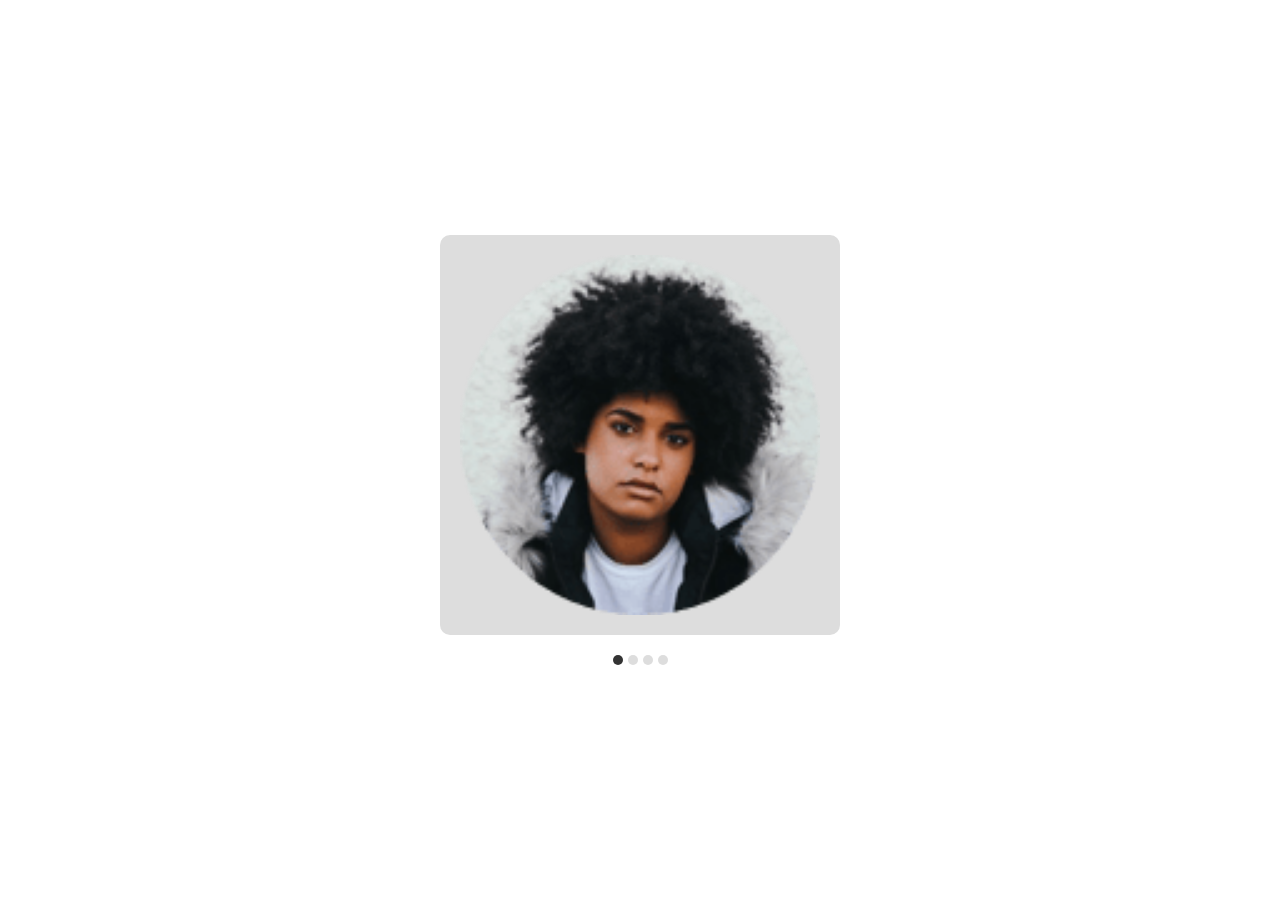
<file: 50projects/carousel-images/index.html>
<!DOCTYPE html>
<html lang="en">
  <head>
    <meta charset="UTF-8" />
    <meta name="viewport" content="width=device-width, initial-scale=1.0" />
    <title>Document</title>
    <link rel="stylesheet" href="styles.css" />
  </head>
  <body>
    <div class="carousel-container">
      <div class="carousel-slide">
        <img src="avatar-shanai.png" class="active" alt="Slide 1" />
        <img src="avatar-anisha.png" alt="Slide 2" />
        <img src="avatar-richard.png" alt="Slide 3" />
        <img src="avatar-ali.png" alt="Slide 3" />
      </div>
      <div class="pagination"></div>
    </div>
    <script src="script.js"></script>
  </body>
</html>
</file>
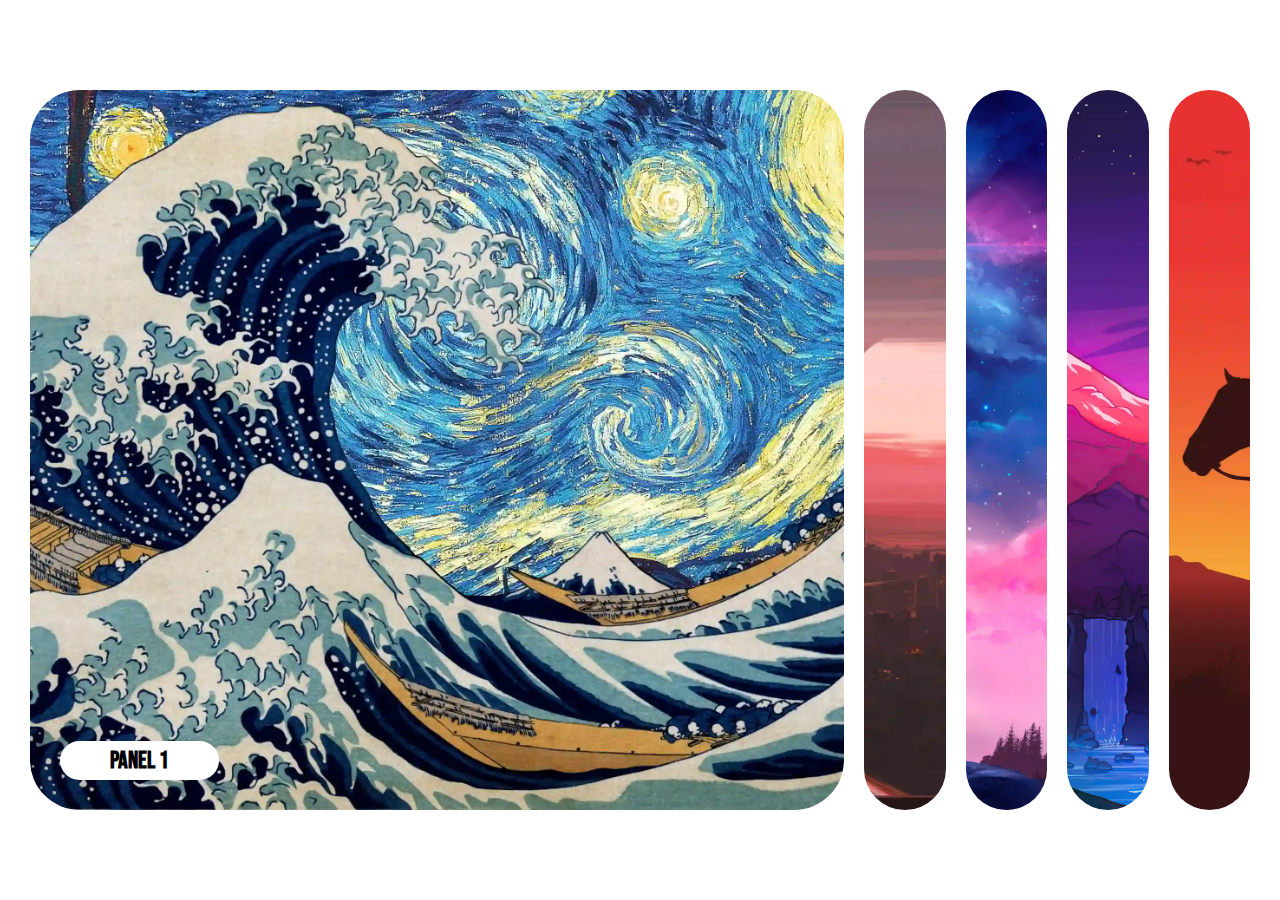
<file: 50projects/expanding-cards/index.html>
<!DOCTYPE html>
<html lang="en">
  <head>
    <meta charset="UTF-8" />
    <meta name="viewport" content="width=device-width, initial-scale=1.0" />
    <title>Expanding cards</title>
    <link rel="stylesheet" href="style.css" />
  </head>
  <body>
    <div class="container">
      <div class="card active" style="background-image: url('imagen1.webp')">
        <h1>Panel 1</h1>
      </div>
      <div class="card" style="background-image: url('imagen2.webp')">
        <h1>Panel 2</h1>
      </div>
      <div class="card" style="background-image: url('imagen3.webp')">
        <h1>Panel 3</h1>
      </div>
      <div class="card" style="background-image: url('imagen4.webp')">
        <h1>Panel 4</h1>
      </div>
      <div class="card" style="background-image: url('imagen5.webp')">
        <h1>Panel 5</h1>
      </div>
    </div>
  </body>
  <script src="script.js"></script>
</html>
</file>
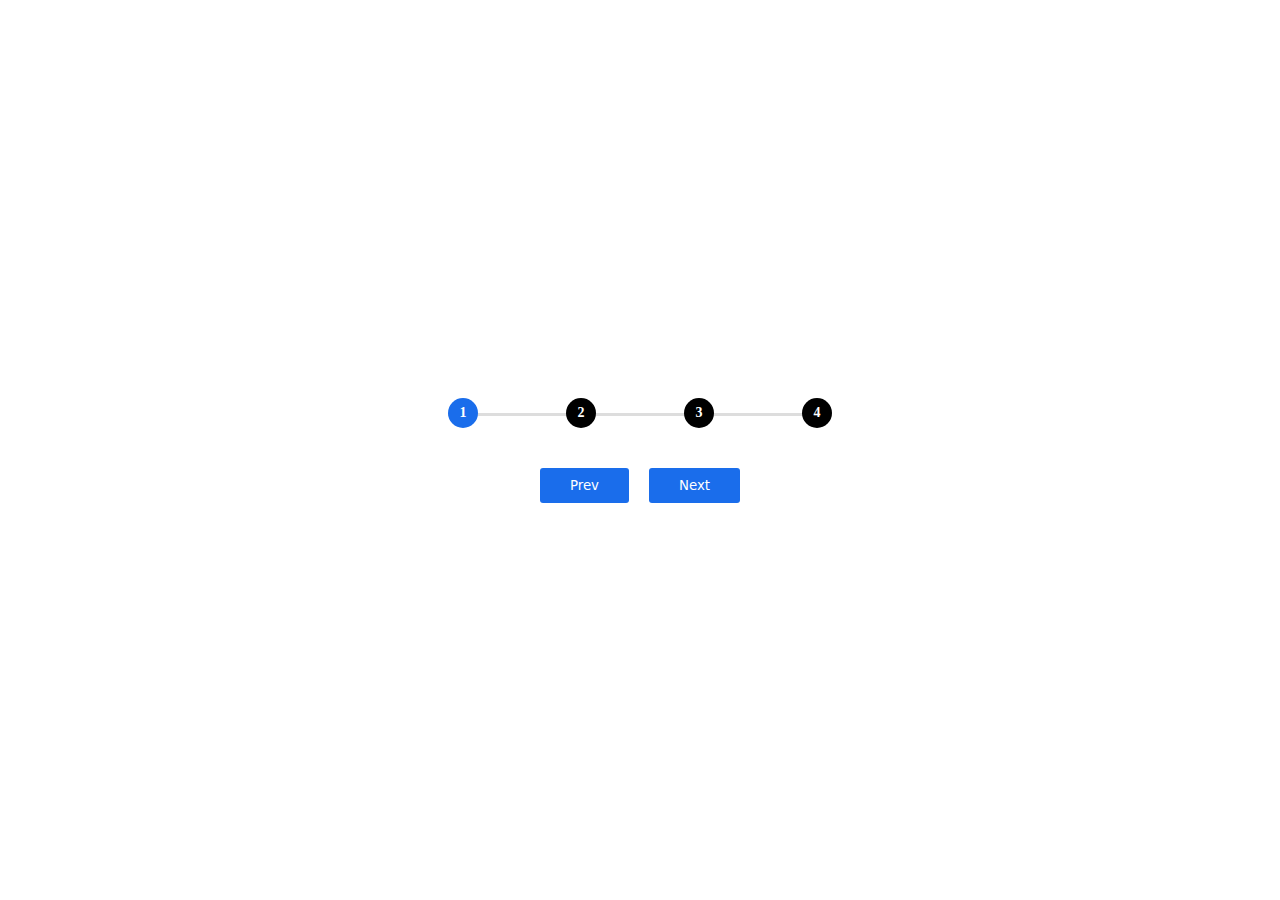
<file: 50projects/progress-steps/index.html>
<!DOCTYPE html>
<html lang="en">
  <head>
    <meta charset="UTF-8" />
    <meta name="viewport" content="width=device-width, initial-scale=1.0" />
    <title>Progress steps</title>
    <link rel="stylesheet" href="style.css" />
  </head>
  <body>
    <div class="container">
      <div class="progress-container">
        <div class="progress" id="progress"></div>
        <div class="circle active">1</div>
        <div class="circle">2</div>
        <div class="circle">3</div>
        <div class="circle">4</div>
      </div>
      <div class="progress-buttons">
        <button class="btn" id="prev">Prev</button>
        <button class="btn" id="next">Next</button>
      </div>
    </div>
    <script src="script.js"></script>
  </body>
</html>
</file>
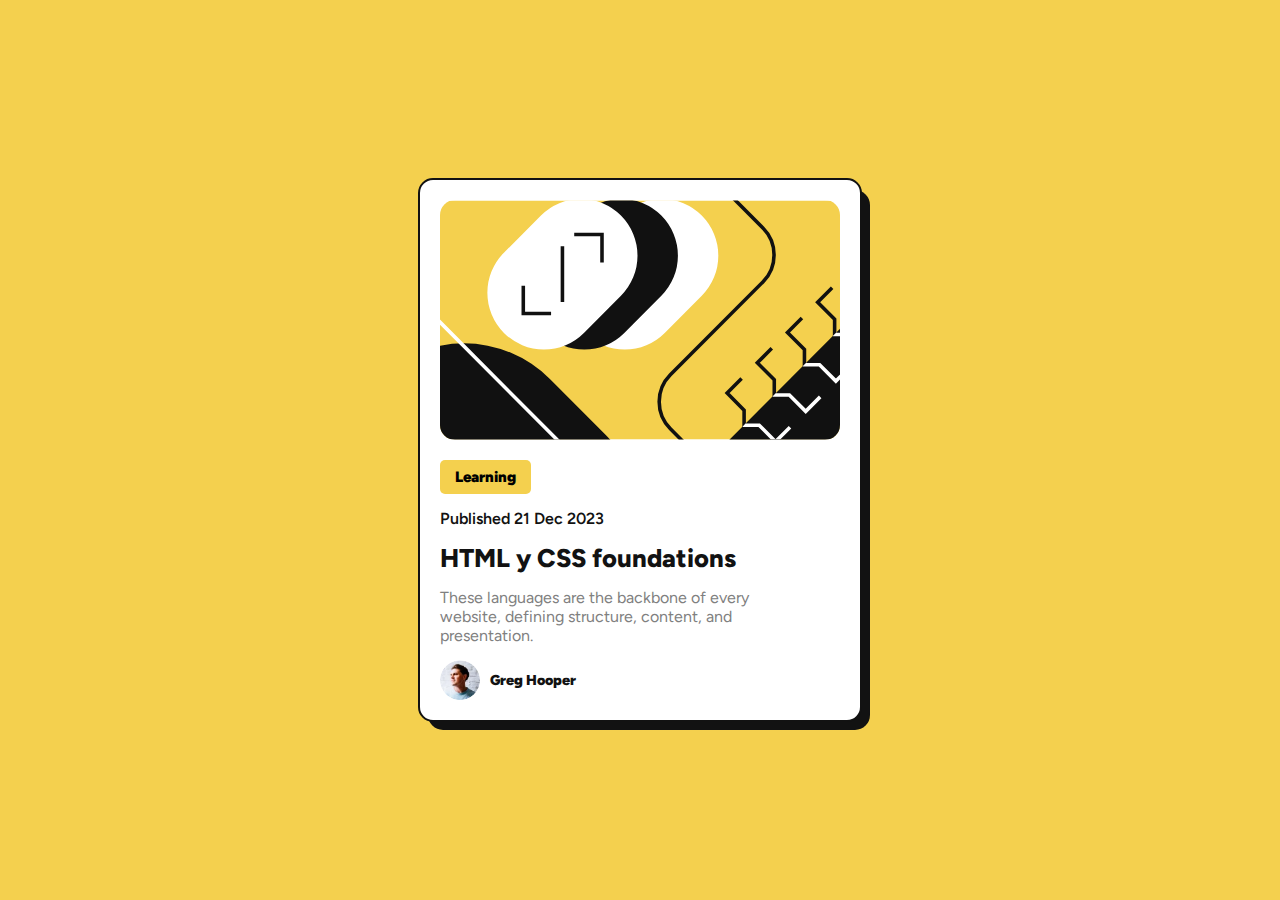
<file: frontend-mentor-solutions/blog-preview-card-main/index.html>
<!DOCTYPE html>
<html lang="en">
  <head>
    <meta charset="UTF-8" />
    <meta name="viewport" content="width=device-width, initial-scale=1.0" />
    <link
      rel="icon"
      type="image/png"
      sizes="32x32"
      href="./assets/images/favicon-32x32.png"
    />
    <title>Frontend Mentor | Blog preview card</title>
    <link rel="stylesheet" href="assets/css/styles.css" />
  </head>
  <body>
    <div class="container">
      <div class="card">
        <div class="card-shadow"></div>
        <div class="card-image">
          <img
            src="assets/images/illustration-article.svg"
            alt="Image article"
          />
        </div>
        <div class="card-content">
          <button>Learning</button>
          <p class="date-published">Published 21 Dec 2023</p>
          <h1>HTML y CSS foundations</h1>
          <p class="description">
            These languages are the backbone of every website, defining
            structure, content, and presentation.
          </p>
          <div class="card-avatar">
            <img src="assets//images/image-avatar.webp" alt="Avatar" />
            <p>Greg Hooper</p>
          </div>
        </div>
      </div>
    </div>
  </body>
</html>
</file>
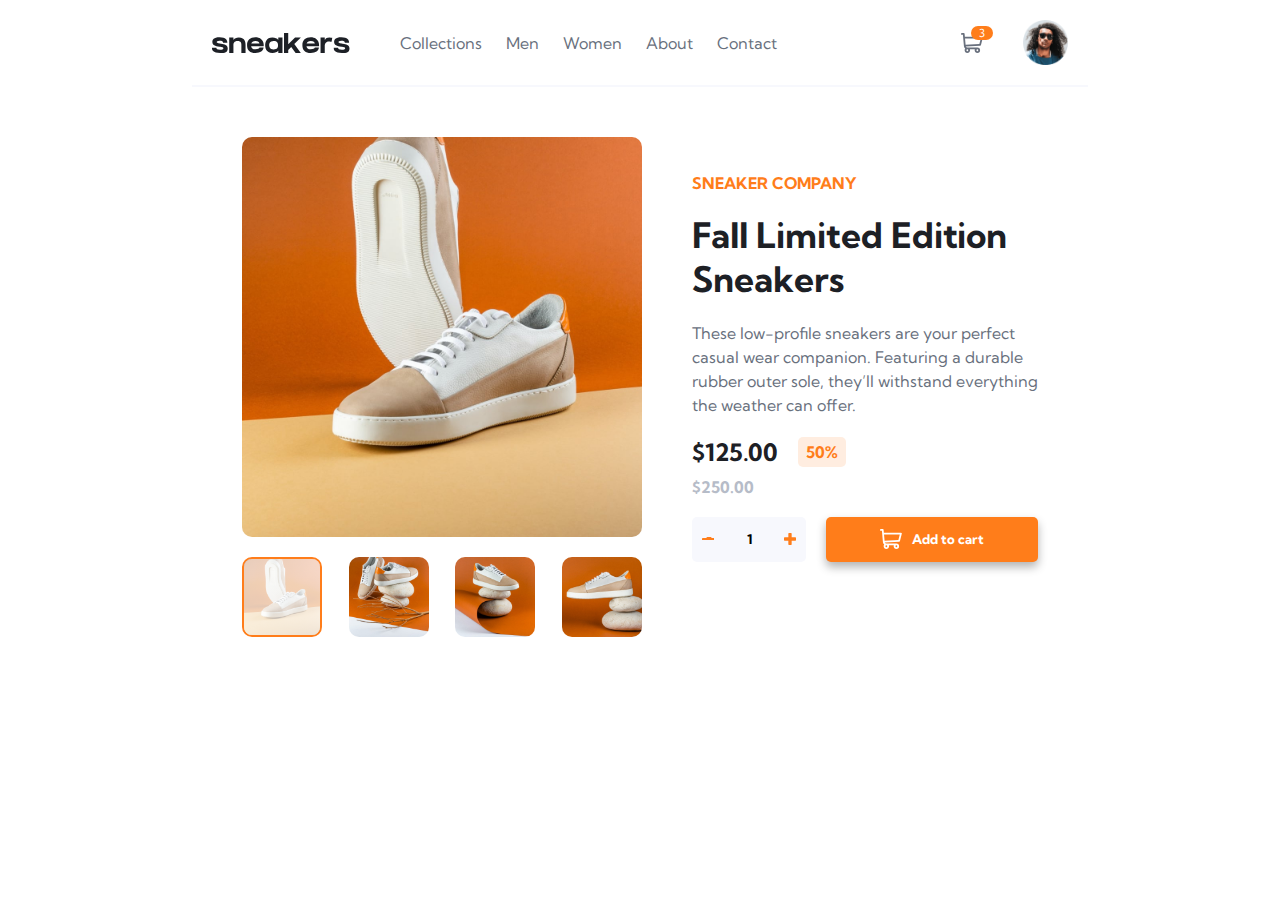
<file: frontend-mentor-solutions/ecommerce-product-page-main/index.html>
<!DOCTYPE html>
<html lang="en">
  <head>
    <meta charset="UTF-8" />
    <meta name="viewport" content="width=device-width, initial-scale=1.0" />
    <link
      rel="icon"
      type="image/png"
      sizes="32x32"
      href="assets/images/favicon-32x32.png"
    />
    <title>Frontend Mentor | E-commerce product page</title>
    <link rel="stylesheet" href="assets/css/styles.css" />
  </head>
  <body id="body">
    <header>
      <div class="header">
        <div class="header-nav">
          <button class="btn-hamburger">
            <svg width="16" height="15" xmlns="http://www.w3.org/2000/svg">
              <path
                d="M16 12v3H0v-3h16Zm0-6v3H0V6h16Zm0-6v3H0V0h16Z"
                fill="#69707D"
                fill-rule="evenodd"
              />
            </svg>
          </button>
          <img src="assets/images/logo.svg" alt="logo" />
          <nav class="nav-desktop">
            <ul>
              <li><a href="#">Collections</a></li>
              <li><a href="#">Men</a></li>
              <li><a href="#">Women</a></li>
              <li><a href="#">About</a></li>
              <li><a href="#">Contact</a></li>
            </ul>
          </nav>
        </div>
        <div class="header-user">
          <div class="header-user-cart">
            <svg
              width="22"
              height="20"
              xmlns="http://www.w3.org/2000/svg"
              id="cart-user"
            >
              <path
                d="M20.925 3.641H3.863L3.61.816A.896.896 0 0 0 2.717 0H.897a.896.896 0 1 0 0 1.792h1l1.031 11.483c.073.828.52 1.726 1.291 2.336C2.83 17.385 4.099 20 6.359 20c1.875 0 3.197-1.87 2.554-3.642h4.905c-.642 1.77.677 3.642 2.555 3.642a2.72 2.72 0 0 0 2.717-2.717 2.72 2.72 0 0 0-2.717-2.717H6.365c-.681 0-1.274-.41-1.53-1.009l14.321-.842a.896.896 0 0 0 .817-.677l1.821-7.283a.897.897 0 0 0-.87-1.114ZM6.358 18.208a.926.926 0 0 1 0-1.85.926.926 0 0 1 0 1.85Zm10.015 0a.926.926 0 0 1 0-1.85.926.926 0 0 1 0 1.85Zm2.021-7.243-13.8.81-.57-6.341h15.753l-1.383 5.53Z"
                fill="#69707D"
                fill-rule="nonzero"
              />
            </svg>
            <span class="cart-count">3</span>
            <div class="cart">
              <div class="cart-header">
                <p>Cart</p>
              </div>
              <div class="cart-body">
                <div class="cart-item">
                  <div class="cart-item-img">
                    <img
                      src="assets/images/image-product-1-thumbnail.jpg"
                      alt="product"
                    />
                  </div>
                  <div class="cart-item-info">
                    <p>Fall Limited Edition Sneakers</p>
                    <span>$125.00 x 3 <strong>$375.00</strong></span>
                  </div>
                  <div class="cart-item-remove">
                    <button>
                      <svg
                        width="14"
                        height="16"
                        xmlns="http://www.w3.org/2000/svg"
                        xmlns:xlink="http://www.w3.org/1999/xlink"
                      >
                        <defs>
                          <path
                            d="M0 2.625V1.75C0 1.334.334 1 .75 1h3.5l.294-.584A.741.741 0 0 1 5.213 0h3.571a.75.75 0 0 1 .672.416L9.75 1h3.5c.416 0 .75.334.75.75v.875a.376.376 0 0 1-.375.375H.375A.376.376 0 0 1 0 2.625Zm13 1.75V14.5a1.5 1.5 0 0 1-1.5 1.5h-9A1.5 1.5 0 0 1 1 14.5V4.375C1 4.169 1.169 4 1.375 4h11.25c.206 0 .375.169.375.375ZM4.5 6.5c0-.275-.225-.5-.5-.5s-.5.225-.5.5v7c0 .275.225.5.5.5s.5-.225.5-.5v-7Zm3 0c0-.275-.225-.5-.5-.5s-.5.225-.5.5v7c0 .275.225.5.5.5s.5-.225.5-.5v-7Zm3 0c0-.275-.225-.5-.5-.5s-.5.225-.5.5v7c0 .275.225.5.5.5s.5-.225.5-.5v-7Z"
                            id="a"
                          />
                        </defs>
                        <use
                          fill="#C3CAD9"
                          fill-rule="nonzero"
                          xlink:href="#a"
                        />
                      </svg>
                    </button>
                  </div>
                </div>
                <p class="message-empty-cart">Your cart is empty.</p>
              </div>
              <div class="cart-footer">
                <button>Checkout</button>
              </div>
            </div>
          </div>
          <div class="header-user-account">
            <img src="assets/images/image-avatar.png" alt="user" />
          </div>
        </div>
      </div>
      <nav class="nav-mobile">
        <ul>
          <li><a href="">Collections</a></li>
          <li><a href="">Men</a></li>
          <li><a href="">Women</a></li>
          <li><a href="">About</a></li>
          <li><a href="">Contact</a></li>
        </ul>
        <button>
          <svg width="14" height="15" xmlns="http://www.w3.org/2000/svg">
            <path
              d="m11.596.782 2.122 2.122L9.12 7.499l4.597 4.597-2.122 2.122L7 9.62l-4.595 4.597-2.122-2.122L4.878 7.5.282 2.904 2.404.782l4.595 4.596L11.596.782Z"
              fill="#69707D"
              fill-rule="evenodd"
            />
          </svg>
        </button>
      </nav>
    </header>
    <main>
      <div id="overlay"></div>
      <div class="product">
        <div class="product-images">
          <div class="product-images-main">
            <button id="btnPrevMain">
              <svg width="12" height="18" xmlns="http://www.w3.org/2000/svg">
                <path
                  d="M11 1 3 9l8 8"
                  stroke="#000"
                  stroke-width="3"
                  fill="none"
                  fill-rule="evenodd"
                />
              </svg>
            </button>
            <img
              src="assets/images/image-product-1.jpg"
              alt="product"
              id="image-main"
              data-id="1"
            />
            <button id="btnNextMain">
              <svg width="12" height="18" xmlns="http://www.w3.org/2000/svg">
                <path
                  d="M1 1l8 8-8 8"
                  stroke="#000"
                  stroke-width="3"
                  fill="none"
                  fill-rule="evenodd"
                />
              </svg>
            </button>
          </div>
          <div class="product-images-list">
            <div class="image active">
              <img
                src="assets/images/image-product-1.jpg"
                alt="product"
                data-id="1"
              />
              <div class="overlay"></div>
            </div>
            <div class="image">
              <img
                src="assets/images/image-product-2.jpg"
                alt="product"
                data-id="2"
              />
              <div class="overlay"></div>
            </div>
            <div class="image">
              <img
                src="assets/images/image-product-3.jpg"
                alt="product"
                data-id="3"
              />
              <div class="overlay"></div>
            </div>
            <div class="image">
              <img
                src="assets/images/image-product-4.jpg"
                alt="product"
                data-id="4"
              />
              <div class="overlay"></div>
            </div>
          </div>
        </div>
        <div class="product-info">
          <div class="product-info-header">
            <span>Sneaker company</span>
            <h2>Fall Limited Edition Sneakers</h2>
            <p>
              These low-profile sneakers are your perfect casual wear companion.
              Featuring a durable rubber outer sole, they’ll withstand
              everything the weather can offer.
            </p>
          </div>
          <div class="product-info-price">
            <div class="product-info-price-offer">
              <span class="price">$125.00</span>
              <span class="offer">50%</span>
            </div>
            <span class="price-normalize">$250.00</span>
          </div>
          <div class="product-info-cart-quantity">
            <div class="product-info-quantity-input">
              <button class="product-info-quantity-decrease">
                <svg
                  width="12"
                  height="4"
                  xmlns="http://www.w3.org/2000/svg"
                  xmlns:xlink="http://www.w3.org/1999/xlink"
                >
                  <defs>
                    <path
                      d="M11.357 3.332A.641.641 0 0 0 12 2.69V.643A.641.641 0 0 0 11.357 0H.643A.641.641 0 0 0 0 .643v2.046c0 .357.287.643.643.643h10.714Z"
                      id="a"
                    />
                  </defs>
                  <use fill="#FF7E1B" fill-rule="nonzero" xlink:href="#a" />
                </svg>
              </button>
              <input type="text" value="1" id="quantity" min="1" />
              <button class="product-info-quantity-increase">
                <svg
                  width="12"
                  height="12"
                  xmlns="http://www.w3.org/2000/svg"
                  xmlns:xlink="http://www.w3.org/1999/xlink"
                >
                  <defs>
                    <path
                      d="M12 7.023V4.977a.641.641 0 0 0-.643-.643h-3.69V.643A.641.641 0 0 0 7.022 0H4.977a.641.641 0 0 0-.643.643v3.69H.643A.641.641 0 0 0 0 4.978v2.046c0 .356.287.643.643.643h3.69v3.691c0 .356.288.643.644.643h2.046a.641.641 0 0 0 .643-.643v-3.69h3.691A.641.641 0 0 0 12 7.022Z"
                      id="b"
                    />
                  </defs>
                  <use fill="#FF7E1B" fill-rule="nonzero" xlink:href="#b" />
                </svg>
              </button>
            </div>
            <button class="add-to-cart">
              <svg width="22" height="20" xmlns="http://www.w3.org/2000/svg">
                <path
                  d="M20.925 3.641H3.863L3.61.816A.896.896 0 0 0 2.717 0H.897a.896.896 0 1 0 0 1.792h1l1.031 11.483c.073.828.52 1.726 1.291 2.336C2.83 17.385 4.099 20 6.359 20c1.875 0 3.197-1.87 2.554-3.642h4.905c-.642 1.77.677 3.642 2.555 3.642a2.72 2.72 0 0 0 2.717-2.717 2.72 2.72 0 0 0-2.717-2.717H6.365c-.681 0-1.274-.41-1.53-1.009l14.321-.842a.896.896 0 0 0 .817-.677l1.821-7.283a.897.897 0 0 0-.87-1.114ZM6.358 18.208a.926.926 0 0 1 0-1.85.926.926 0 0 1 0 1.85Zm10.015 0a.926.926 0 0 1 0-1.85.926.926 0 0 1 0 1.85Zm2.021-7.243-13.8.81-.57-6.341h15.753l-1.383 5.53Z"
                  fill="hsl(0, 0%, 100%)"
                  fill-rule="nonzero"
                />
              </svg>
              Add to cart
            </button>
          </div>
        </div>
      </div>

      <div class="modal-images" id="modal-image">
        <div class="modal-image-main">
          <button id="btnPrev">
            <svg width="12" height="18" xmlns="http://www.w3.org/2000/svg">
              <path
                d="M11 1 3 9l8 8"
                stroke="#000"
                stroke-width="3"
                fill="none"
                fill-rule="evenodd"
              />
            </svg>
          </button>
          <img
            src="assets/images/image-product-1.jpg"
            alt="product"
            id="image-main-modal"
          />
          <button id="btnNext">
            <svg width="12" height="18" xmlns="http://www.w3.org/2000/svg">
              <path
                d="M1 1l8 8-8 8"
                stroke="#000"
                stroke-width="3"
                fill="none"
                fill-rule="evenodd"
              />
            </svg>
          </button>
          <button id="btnClose">
            <svg width="14" height="15" xmlns="http://www.w3.org/2000/svg">
              <path
                d="m11.596.782 2.122 2.122L9.12 7.499l4.597 4.597-2.122 2.122L7 9.62l-4.595 4.597-2.122-2.122L4.878 7.5.282 2.904 2.404.782l4.595 4.596L11.596.782Z"
                fill="#000"
                fill-rule="evenodd"
              />
            </svg>
          </button>
        </div>
        <div class="modal-image-list">
          <div class="modal-image" id="1">
            <img src="assets/images/image-product-1.jpg" alt="product" />
            <div class="overlay"></div>
          </div>
          <div class="modal-image" id="2">
            <img src="assets/images/image-product-2.jpg" alt="product" />
            <div class="overlay"></div>
          </div>
          <div class="modal-image" id="3">
            <img src="assets/images/image-product-3.jpg" alt="product" />
            <div class="overlay"></div>
          </div>
          <div class="modal-image" id="4">
            <img src="assets/images/image-product-4.jpg" alt="product" />
            <div class="overlay"></div>
          </div>
        </div>
      </div>
    </main>
    <script src="assets/js/script.js"></script>
  </body>
</html>
</file>
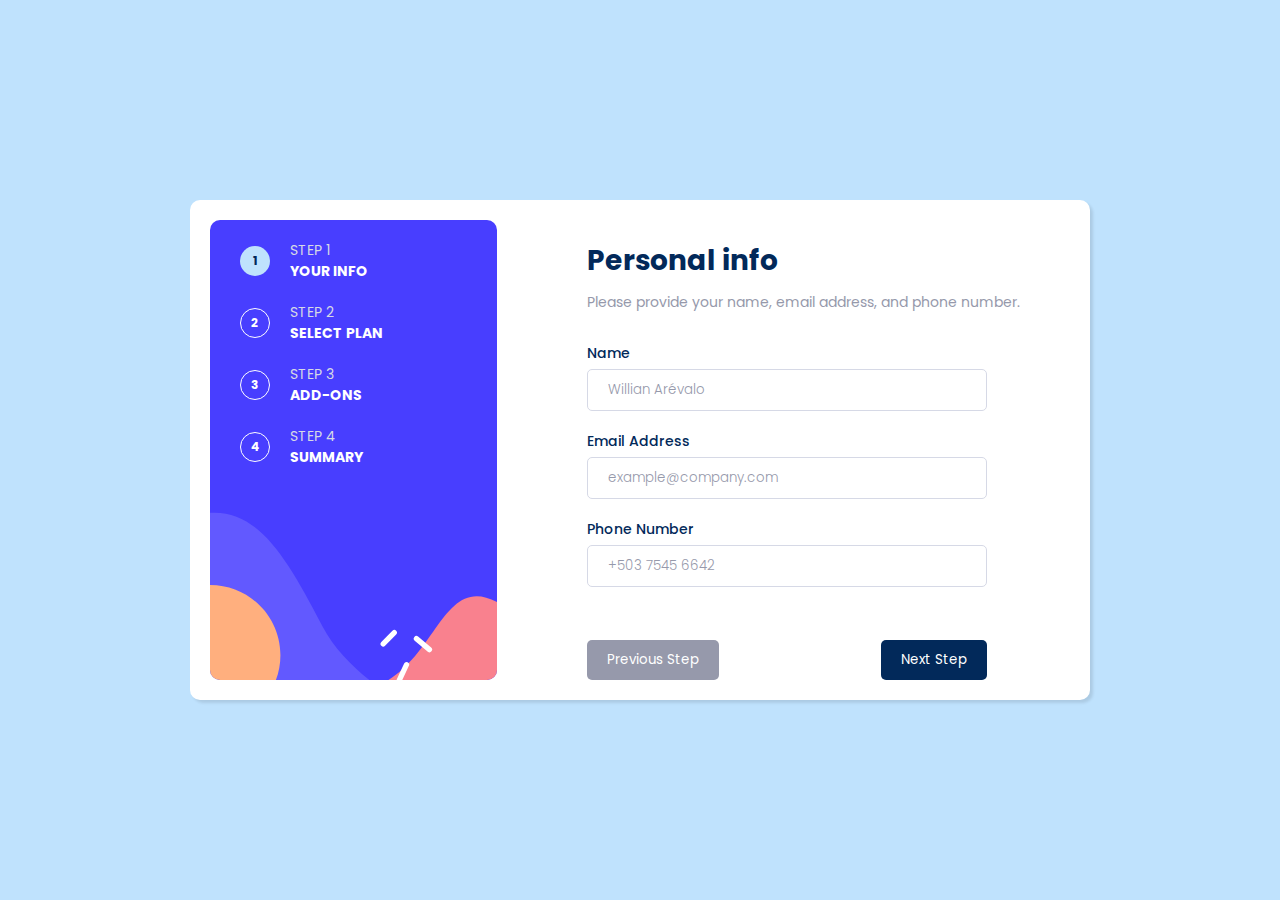
<file: frontend-mentor-solutions/multi-step-form-main/index.html>
<!DOCTYPE html>
<html lang="en">
  <head>
    <meta charset="UTF-8" />
    <meta name="viewport" content="width=device-width, initial-scale=1.0" />

    <link
      rel="icon"
      type="image/png"
      sizes="32x32"
      href="./assets/images/favicon-32x32.png"
    />

    <title>Frontend Mentor | Multi-step form</title>
    <link rel="stylesheet" href="assets/css/style.css" />
  </head>
  <body>
    <div class="container">
      <div class="form-image-mobile counts-steps">
        <span class="count-step-mobile active">1</span>
        <span class="count-step-mobile">2</span>
        <span class="count-step-mobile">3</span>
        <span class="count-step-mobile">4</span>
      </div>
      <div class="form-container">
        <div class="form-image">
          <div class="count">
            <span class="count-step active">1</span>
            <div class="count-text">
              <h2>STEP 1</h2>
              <p>Your info</p>
            </div>
          </div>
          <div class="count">
            <span class="count-step">2</span>
            <div class="count-text">
              <h2>STEP 2</h2>
              <p>Select plan</p>
            </div>
          </div>
          <div class="count">
            <span class="count-step">3</span>
            <div class="count-text">
              <h2>STEP 3</h2>
              <p>Add-ons</p>
            </div>
          </div>
          <div class="count">
            <span class="count-step">4</span>
            <div class="count-text">
              <h2>STEP 4</h2>
              <p>Summary</p>
            </div>
          </div>
        </div>
        <div class="form">
          <div id="form-step-1" class="active">
            <div class="form-header">
              <h1>Personal info</h1>
              <p>Please provide your name, email address, and phone number.</p>
            </div>
            <form action="#" method="POST" id="form-personal-info">
              <div class="form-group">
                <div class="form-labels">
                  <label for="name">Name</label>
                  <span id="message-name"></span>
                </div>
                <input
                  type="text"
                  id="name"
                  name="name"
                  placeholder="Willian Arévalo"
                />
              </div>
              <div class="form-group">
                <div class="form-labels">
                  <label for="email">Email Address</label>
                  <span id="message-email"></span>
                </div>
                <input
                  type="email"
                  id="email"
                  name="email"
                  placeholder="example@company.com"
                />
              </div>
              <div class="form-group">
                <div class="form-labels">
                  <label for="phone">Phone Number</label>
                  <span id="message-phone"></span>
                </div>
                <input
                  type="tel"
                  id="phone"
                  name="phone"
                  placeholder="+503 7545 6642"
                />
              </div>
            </form>
          </div>
          <div id="form-step-2">
            <div class="form-header">
              <h1>Select your plan</h1>
              <p>You have the option of monthly or yearly billing.</p>
            </div>
            <div class="plans">
              <div class="plan">
                <img src="assets/images/icon-arcade.svg" alt="Icon arcade" />
                <h2 class="plan-title">Arcade</h2>
                <p class="prices-plans price-month active">$9/mo</p>
                <p class="prices-plans price-year">$90/yr</p>
                <small class="offert-year">2 months free</small>
              </div>
              <div class="plan">
                <img
                  src="assets/images/icon-advanced.svg"
                  alt="Icon advanced"
                />
                <h2>Advanced</h2>
                <p class="prices-plans price-month active">$12/mo</p>
                <p class="prices-plans price-year">$120/yr</p>
                <small class="offert-year">2 months free</small>
              </div>
              <div class="plan">
                <img src="assets/images/icon-pro.svg" alt="Icon pro" />
                <h2>Pro</h2>
                <p class="prices-plans price-month active">$15/mo</p>
                <p class="prices-plans price-year">$150/yr</p>
                <small class="offert-year">2 months free</small>
              </div>
            </div>
            <div class="date">
              <div class="toggle-container">
                <p id="plan-month" class="time active">Monthly</p>
                <div class="toggle-switch">
                  <input type="checkbox" id="toggle" class="toggle-input" />
                  <label for="toggle" class="toggle-label"></label>
                </div>
                <p id="plan-year" class="time">Yearly</p>
              </div>
            </div>
            <div class="message-container">
              <span id="message-plan"></span>
            </div>
          </div>
          <div id="form-step-3">
            <div class="form-header">
              <h1>Pick add-ons</h1>
              <p>Add-ons help enhance your gaming experience.</p>
            </div>
            <div class="check-list">
              <div class="check-item">
                <input type="checkbox" class="input-check" />
                <div class="check-text">
                  <h3>Online service</h3>
                  <p>Access to multiplayer games</p>
                </div>
                <p class="check-price monthly active">+$1/mo</p>
                <p class="check-price yearly">+$10/yr</p>
              </div>
              <div class="check-item">
                <input type="checkbox" class="input-check" />
                <div class="check-text">
                  <h3>Large storage</h3>
                  <p>Extra 1TB of cloud save</p>
                </div>
                <p class="check-price monthly active">+$2/mo</p>
                <p class="check-price yearly">+$20/yr</p>
              </div>
              <div class="check-item">
                <input type="checkbox" class="input-check" />
                <div class="check-text">
                  <h3>Customizable Profile</h3>
                  <p>Custom them on your profile</p>
                </div>
                <p class="check-price monthly active">+$2/mo</p>
                <p class="check-price yearly">+$20/yr</p>
              </div>
            </div>
          </div>
          <div id="form-step-4">
            <div class="form-header">
              <h1>Finishing up</h1>
              <p>Double-check everything looks OK before confirming.</p>
            </div>
            <div class="finish">
              <div class="finish-header">
                <div>
                  <h4 id="chosen-plan">Arcade (Monthly)</h4>
                  <button id="btn-change-plan">Change</button>
                </div>
                <p id="chosen-plan-price">$9/mo</p>
              </div>
              <div class="finish-body" id="finish-body"></div>
              <div class="finish-footer">
                <p id="total-text">Total (per month)</p>
                <h3 id="total-price">+$12/mo</h3>
              </div>
            </div>
          </div>
          <div id="form-step-5">
            <div class="success">
              <img src="assets/images/icon-thank-you.svg" alt="Icon check" />
              <h2>Thank you!</h2>
              <p>
                Thanks you for confirming your subscription! We hope you have
                fun using our plataform. If you ever need support, please feel
                free to email us at support@loreaming.com.
              </p>
            </div>
          </div>
          <div class="form-buttons">
            <button type="button" class="btn-prev">Previous Step</button>
            <button type="button" class="btn-next">Next Step</button>
          </div>
        </div>
      </div>
      <div class="buttons-container-mobile">
        <button type="button" class="btn-prev">Previous Step</button>
        <button type="button" class="btn-next">Next Step</button>
      </div>
    </div>
    <script src="assets/js/script.js"></script>
  </body>
</html>
</file>
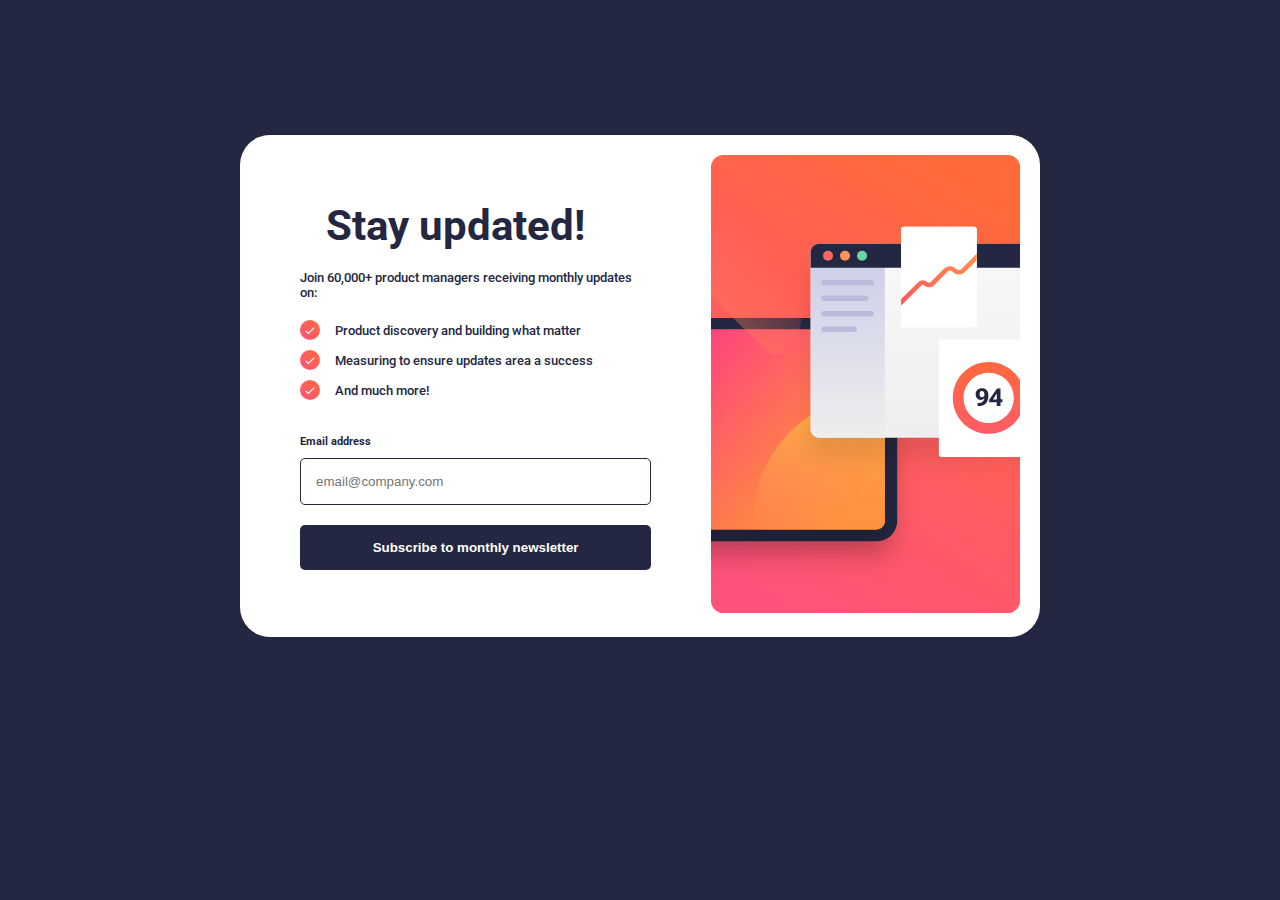
<file: frontend-mentor-solutions/newsletter-sign-up-with-success-message-main/index.html>
<!DOCTYPE html>
<html lang="en">
  <head>
    <meta charset="UTF-8" />
    <meta name="viewport" content="width=device-width, initial-scale=1.0" />
    <link
      rel="icon"
      type="image/png"
      sizes="32x32"
      href="./assets/images/favicon-32x32.png"
    />
    <title>
      Frontend Mentor | Newsletter sign-up form with success message
    </title>

    <link rel="stylesheet" href="assets/css/styles.css" />
  </head>
  <body id="body">
    <div class="container">
      <div class="modal" id="modal">
        <div class="modal-content">
          <div class="modal-content-image">
            <img
              src="assets/images/icon-success.svg"
              alt="Success Icon"
              class="modal-content-image-icon"
            />
          </div>
          <div class="modal-content-text">
            <h1>Thanks for subscribing!</h1>
            <div class="modal-content-text-info">
              A confirmation email has been sent to
              <p id="email-confirmation"></p>
              Please open it and click the button inside to confirm your
              subscription.
            </div>
            <button id="dismis-message">Dismis message</button>
          </div>
        </div>
      </div>
      <div class="form-container" id="form-container">
        <div class="form">
          <div class="form-title">
            <h1>Stay updated!</h1>
          </div>
          <div class="form-content">
            <p>Join 60,000+ product managers receiving monthly updates on:</p>
            <div class="form-content-list">
              <p>
                <img src="assets/images/icon-success.svg" alt="" />
                Product discovery and building what matter
              </p>
              <p>
                <img src="assets/images/icon-success.svg" alt="" />
                Measuring to ensure updates area a success
              </p>
              <p>
                <img src="assets/images/icon-success.svg" alt="" />
                And much more!
              </p>
            </div>
            <div class="form-labels">
              <label for="email">Email address</label>
              <p id="errror-message">Valid email required</p>
            </div>
            <form action="" method="post" id="form-login">
              <input
                type="text"
                id="email"
                name="email"
                placeholder="email@company.com"
              />
              <button type="submit">Subscribe to monthly newsletter</button>
            </form>
          </div>
        </div>
        <div class="form-image">
          <img
            src="assets/images/illustration-sign-up-mobile.svg"
            alt="Image Sign up"
            class="image-mobile"
          />
          <img
            src="assets/images/illustration-sign-up-desktop.svg"
            alt="Image Sign up"
            class="image-desktop"
          />
        </div>
      </div>
    </div>
    <script src="assets/js/script.js"></script>
  </body>
</html>
</file>
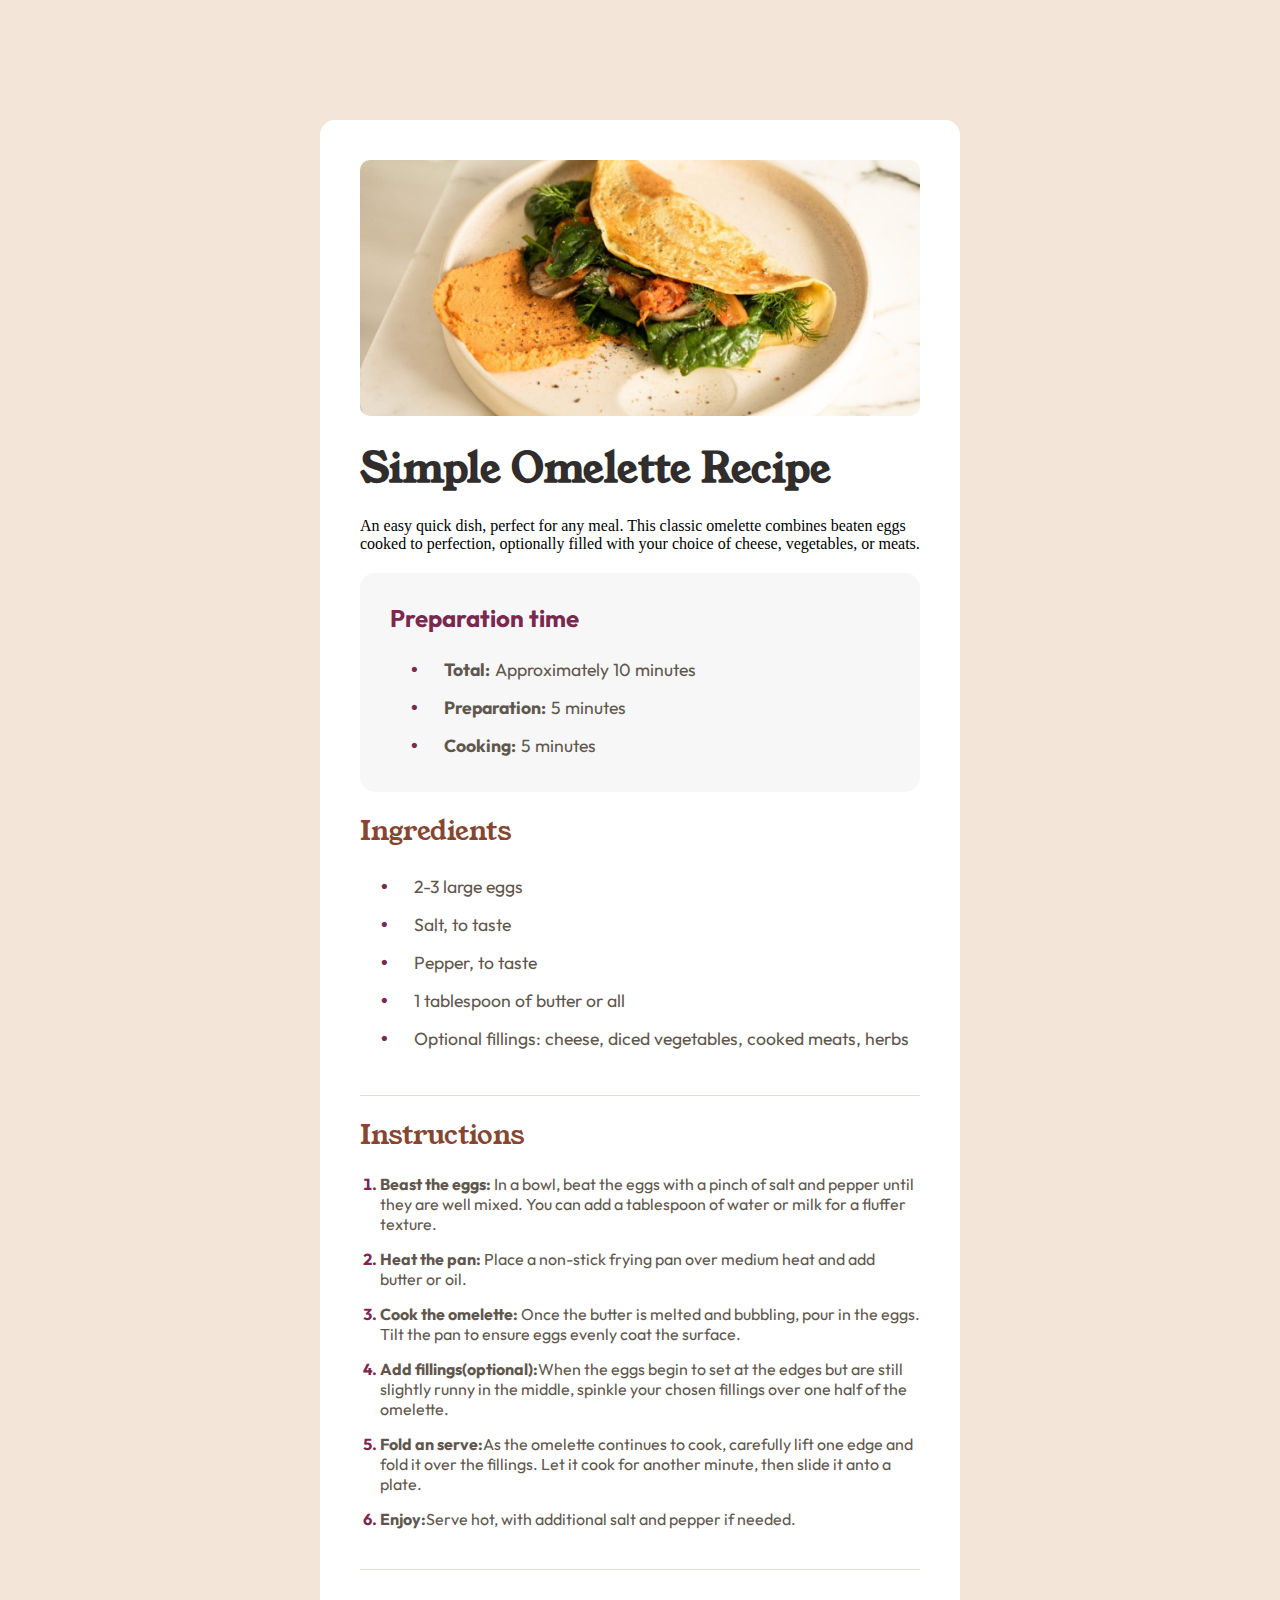
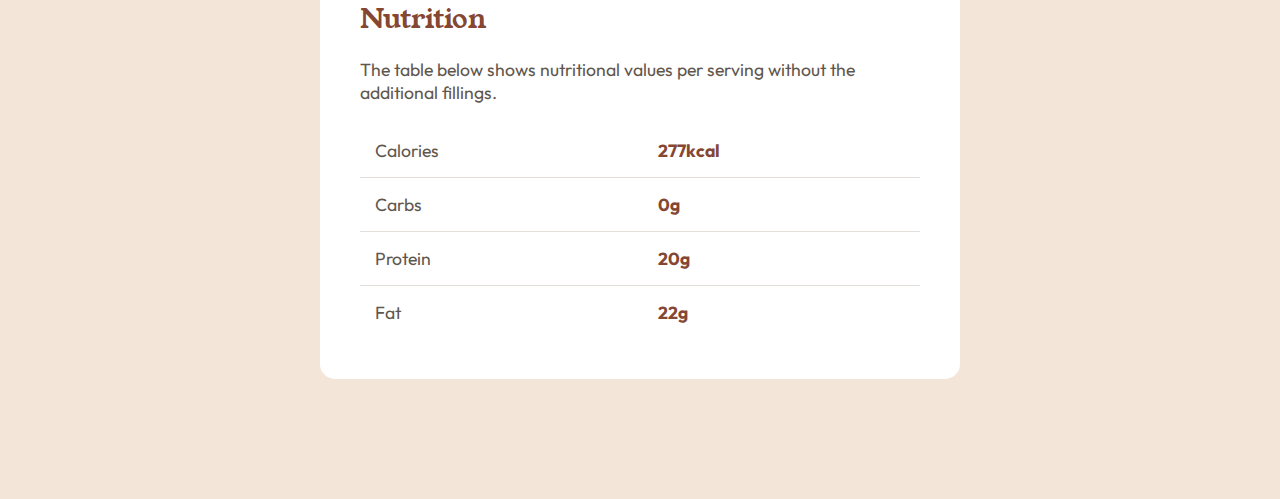
<file: frontend-mentor-solutions/recipe-page-main/index.html>
<!DOCTYPE html>
<html lang="en">
  <head>
    <meta charset="UTF-8" />
    <meta name="viewport" content="width=device-width, initial-scale=1.0" />
    <!-- displays site properly based on user's device -->

    <link
      rel="icon"
      type="image/png"
      sizes="32x32"
      href="./assets/images/favicon-32x32.png"
    />

    <title>Frontend Mentor | Recipe page</title>
    <link rel="stylesheet" href="./assets/css/styles.css" />
    <style>
      .attribution {
        font-size: 11px;
        text-align: center;
      }
      .attribution a {
        color: hsl(228, 45%, 44%);
      }
    </style>
  </head>
  <body>
    <div class="container">
      <div class="container__img">
        <img
          src="assets/images/image-omelette.jpeg"
          alt="Image omelette"
          loading="lazy"
        />
      </div>
      <div class="container-content">
        <h1>Simple Omelette Recipe</h1>
        <p>
          An easy quick dish, perfect for any meal. This classic omelette
          combines beaten eggs cooked to perfection, optionally filled with your
          choice of cheese, vegetables, or meats.
        </p>
        <div class="container__preparation-time">
          <h4>Preparation time</h4>
          <ul>
            <li><strong>Total: </strong> Approximately 10 minutes</li>
            <li><strong>Preparation: </strong> 5 minutes</li>
            <li><strong>Cooking: </strong> 5 minutes</li>
          </ul>
        </div>
        <div class="container__ingredients">
          <h2>Ingredients</h2>
          <ul>
            <li>2-3 large eggs</li>
            <li>Salt, to taste</li>
            <li>Pepper, to taste</li>
            <li>1 tablespoon of butter or all</li>
            <li>
              Optional fillings: cheese, diced vegetables, cooked meats, herbs
            </li>
          </ul>
        </div>
        <div class="container__instructions">
          <h2>Instructions</h2>
          <ol>
            <li>
              <strong>Beast the eggs: </strong>
              In a bowl, beat the eggs with a pinch of salt and pepper until
              they are well mixed. You can add a tablespoon of water or milk for
              a fluffer texture.
            </li>
            <li>
              <strong>Heat the pan: </strong>Place a non-stick frying pan over
              medium heat and add butter or oil.
            </li>
            <li>
              <strong>Cook the omelette:</strong>
              Once the butter is melted and bubbling, pour in the eggs. Tilt the
              pan to ensure eggs evenly coat the surface.
            </li>
            <li>
              <strong>Add fillings(optional):</strong>When the eggs begin to set
              at the edges but are still slightly runny in the middle, spinkle
              your chosen fillings over one half of the omelette.
            </li>
            <li>
              <strong>Fold an serve:</strong>As the omelette continues to cook,
              carefully lift one edge and fold it over the fillings. Let it cook
              for another minute, then slide it anto a plate.
            </li>
            <li>
              <strong>Enjoy:</strong>Serve hot, with additional salt and pepper
              if needed.
            </li>
          </ol>
        </div>
        <div class="container__nutrition">
          <h2>Nutrition</h2>
          <p>
            The table below shows nutritional values per serving without the
            additional fillings.
          </p>
          <table>
            <thead>
              <tr>
                <th>Calories</th>
                <th class="bold">277kcal</th>
              </tr>
            </thead>
            <tbody>
              <tr>
                <td>Carbs</td>
                <td class="bold">0g</td>
              </tr>
              <tr>
                <td>Protein</td>
                <td class="bold">20g</td>
              </tr>
              <tr>
                <td class="last-file">Fat</td>
                <td class="bold last-file">22g</td>
              </tr>
            </tbody>
          </table>
        </div>
      </div>
    </div>

    <!--  <div class="attribution">
      Challenge by
      <a href="https://www.frontendmentor.io?ref=challenge" target="_blank"
        >Frontend Mentor</a
      >. Coded by <a href="#">Your Name Here</a>.
    </div> -->
  </body>
</html>
</file>
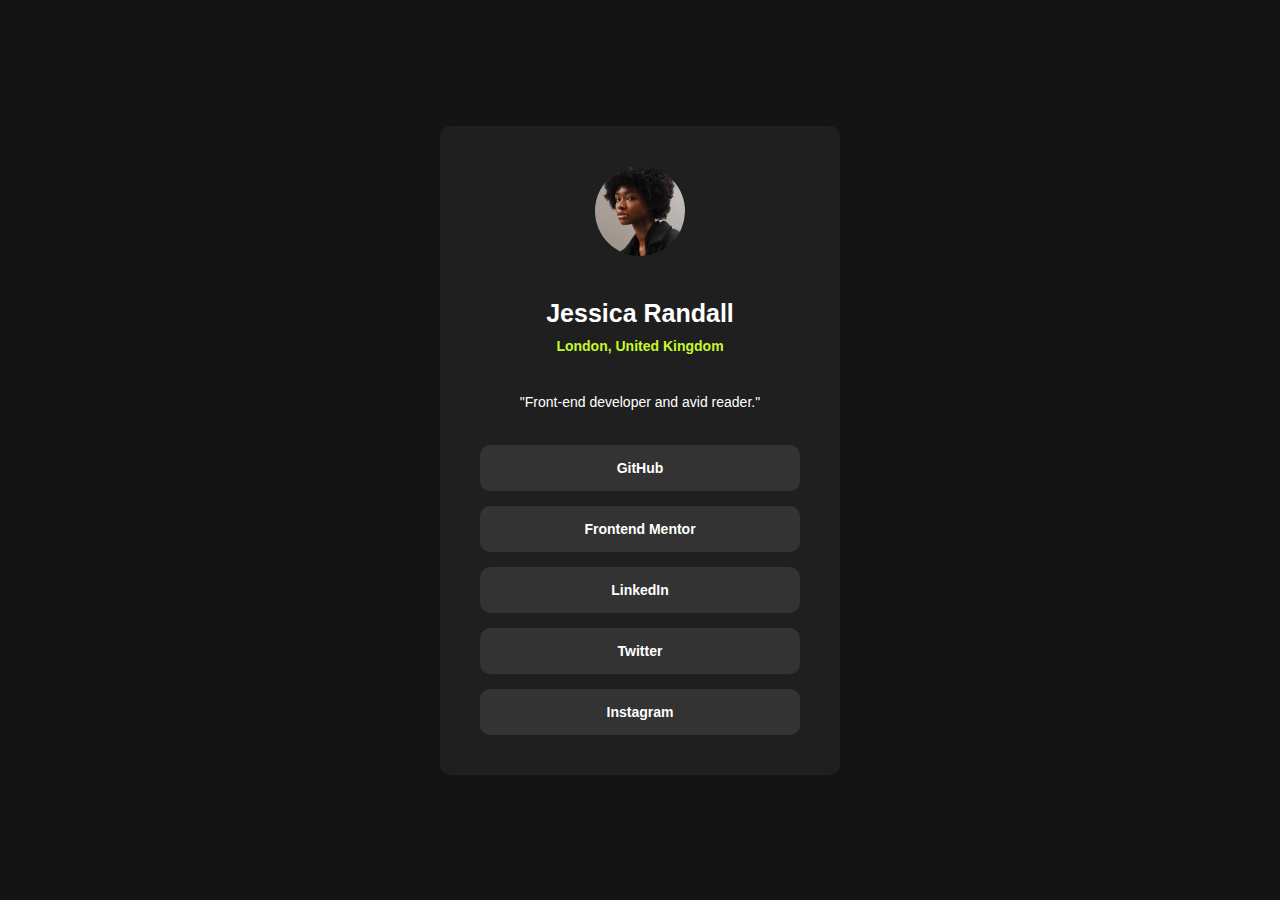
<file: frontend-mentor-solutions/social-links-profile/index.html>
<!DOCTYPE html>
<html lang="en">
  <head>
    <meta charset="UTF-8" />
    <meta name="viewport" content="width=device-width, initial-scale=1.0" />
    <!-- displays site properly based on user's device -->

    <link
      rel="icon"
      type="image/png"
      sizes="32x32"
      href="./assets/images/favicon-32x32.png"
    />

    <link rel="stylesheet" href="assets/css/styles.css" />
    <title>Frontend Mentor | Social links profile</title>
  </head>
  <body>
    <div class="container">
      <div class="card-profile">
        <div class="card-profile__img">
          <img src="assets/images/avatar-jessica.jpeg" alt="Avatar Jessica" />
        </div>
        <div class="card-profile__info">
          <h1>Jessica Randall</h1>
          <p>London, United Kingdom</p>
        </div>
        <div class="card-profile__links">
          <p>"Front-end developer and avid reader."</p>
          <a href="">GitHub</a>
          <a href="">Frontend Mentor</a>
          <a href="">LinkedIn</a>
          <a href="">Twitter</a>
          <a href="">Instagram</a>
        </div>
      </div>
    </div>
  </body>
</html>
</file>
<file: 50projects/carousel-images/styles.css>
* {
  margin: 0;
  padding: 0;
  box-sizing: border-box;
}

.carousel-container {
  width: 100%;
  display: flex;
  align-items: center;
  justify-content: center;
  height: 100vh;
  flex-direction: column;
}

.carousel-slide {
  display: flex;
  align-items: center;
  justify-content: center;
  flex-wrap: nowrap;
  flex-direction: column;
}

.carousel-slide img {
  padding: 0px;
  background: #ddd;
  width: 0px;
  height: 0px;
  border-radius: 10px;
  transition: all 0.5s ease-in-out;
}

.carousel-slide img.active {
  width: 100%;
  padding: 20px;
  width: 400px;
  height: 400px;
}

.pagination {
  display: flex;
  justify-content: center;
  margin-top: 20px;
  gap: 5px;
}

.pagination button {
  width: 10px;
  height: 10px;
  border-radius: 50%;
  background: #ddd;
  border: none;
  cursor: pointer;
}

.pagination button.active {
  background: #333;
}
</file>
<file: 50projects/expanding-cards/style.css>
@import url("https://fonts.googleapis.com/css2?family=Bebas+Neue&display=swap");

* {
  margin: 0;
  padding: 0;
  box-sizing: border-box;
}

.container {
  height: 100vh;
  display: flex;
  justify-content: center;
  align-items: center;
  gap: 20px;
  margin-inline: 30px;
}

.card {
  position: relative;
  flex: 0.5;
  height: 80%;
  background: #333;
  border-radius: 50px;
  overflow: hidden;
  cursor: pointer;
  transition: all 0.8s ease-in;
  background-position: center;
  background-size: cover;
  background-repeat: no-repeat;
}

.card h1 {
  position: absolute;
  bottom: 30px;
  left: 30px;
  color: #000;
  font-size: 1.5rem;
  text-transform: uppercase;
  z-index: 1;
  opacity: 0;
  background-color: #fff;
  padding: 5px 50px;
  border-radius: 50px;
}

.card.active {
  flex: 5;
}

.card.active h1 {
  opacity: 1;
  transition: opacity 0.3s ease-in 0.4s;
  font-family: "Bebas Neue", cursive;
}

.card img {
  width: 100%;
  height: 100%;
  object-fit: cover;
  transition: 0.5s;
}
</file>
<file: 50projects/progress-steps/style.css>
* {
  margin: 0;
  padding: 0;
  box-sizing: border-box;
}

.container {
  display: flex;
  justify-content: center;
  align-items: center;
  flex-direction: column;
  height: 100vh;
  width: 100%;
  gap: 20px;
}

.progress {
  transition: all 0.4s ease-in;
}

.progress-container {
  width: 30%;
  display: flex;
  align-items: center;
  justify-content: space-between;
  position: relative;
  gap: 60px;
}

.progress-container::before {
  content: "";
  position: absolute;
  top: 50%;
  left: 0;
  width: 100%;
  height: 3px;
  background-color: #ddd;
  z-index: -1;
}

#progress {
  position: absolute;
  height: 4px;
  background-color: #0958cf;
  z-index: -1;
}

.circle {
  width: 30px;
  height: 30px;
  background-color: black;
  border-radius: 50%;
  display: flex;
  justify-content: center;
  align-items: center;
  color: white;
  font-size: 14px;
  font-weight: bold;
}

.circle.active {
  background-color: #1a6deb;
}

.progress-buttons {
  display: flex;
  gap: 20px;
  margin-top: 20px;
}

.progress-buttons button {
  padding: 10px 30px;
  border-radius: 3px;
  border: none;
  background-color: #1a6deb;
  color: #fff;
  font-family: system-ui;
  cursor: pointer;
}

.progress-buttons button:hover {
  background-color: #0958cf;
  color: #fff;
}

.progress-buttons button.disabled {
  background-color: #ccc;
  color: #666;
  cursor: not-allowed;
}
</file>
<file: frontend-mentor-solutions/blog-preview-card-main/assets/css/styles.css>
@import url("https://fonts.googleapis.com/css2?family=Figtree:ital,wght@0,300..900;1,300..900&display=swap");

:root {
  --yellow: hsl(47, 88%, 63%);
  --white: hsl(0, 0%, 100%);
  --grey: hsl(0, 0%, 50%);
  --black: hsl(0, 0%, 7%);
}

body {
  margin: 0;
  padding: 0;
  height: 100vh;
  background-color: var(--yellow);
}

.container {
  color: var(--white);
  display: flex;
  height: 100%;
  align-items: center;
  justify-content: center;
}

.card {
  width: 400px;
  padding: 20px;
  background: var(--white);
  border-radius: 15px;
  border: 2px solid var(--black);
  position: relative;
}

.card-shadow {
  left: 8px;
  top: 10px;
  position: absolute;
  width: 442px;
  height: 100%;
  background-color: var(--black);
  z-index: -1;
  border-radius: 15px;
}

.card-image {
  width: 100%;
  height: 100%;
  display: flex;
  align-items: center;
  justify-content: center;
}

.card-image img {
  width: 100%;
  height: 100%;
  border-radius: 15px;
}

.card-content {
  color: var(--black);
}

.card-content button {
  background-color: var(--yellow);
  border: none;
  font-weight: 900;
  border-radius: 5px;
  padding: 8px 15px;
  cursor: pointer;
  margin-top: 20px;
  font-size: 15px;
  font-family: "Figtree", sans-serif;
}

.card-content button:hover {
  background-color: hsl(47, 88%, 53%);
}

.card-content h1 {
  font-size: 1.6rem;
  margin: 0;
  font-weight: 800;
  font-family: "Figtree", sans-serif;
}

.card-content .date-published {
  color: var(--black);
  font-size: 1rem;
  margin: 0;
  margin-block: 15px;
  font-weight: 600;
  font-family: "Figtree", sans-serif;
}

.card-content .description {
  font-size: 1rem;
  margin: 0;
  color: var(--grey);
  width: 80%;
  margin-block: 15px;
  font-family: "Figtree", sans-serif;
}

.card-content .card-avatar {
  display: flex;
  align-items: center;
  justify-content: start;
}

.card-avatar img {
  width: 40px;
  height: 40px;
  border-radius: 50%;
  margin-right: 10px;
}

.card-avatar p {
  font-size: 0.9rem;
  margin: 0;
  color: var(--black);
  font-weight: 900;
  font-family: "Figtree", sans-serif;
}

@media (max-width: 540px) {
  .card {
    width: 350px;
  }

  .card-shadow {
    width: 392px;
  }
}

@media (max-width: 440px) {
  .card {
    width: 300px;
  }

  .card-shadow {
    width: 342px;
  }
}

@media (max-width: 375px) {
  .card {
    width: 250px;
  }

  .card-shadow {
    width: 292px;
  }

  .card-content h1 {
    font-size: 1.3rem;
  }

  .card-content .description {
    font-size: 0.8rem;
  }

  .card-avatar p {
    font-size: 0.7rem;
  }
}
</file>
<file: frontend-mentor-solutions/ecommerce-product-page-main/assets/css/styles.css>
@import url("https://fonts.googleapis.com/css2?family=Kumbh+Sans:wght@100..900&display=swap");

:root {
  --orange: hsl(26, 100%, 55%);
  --pale-orange: hsl(25, 100%, 94%);
  --very-dark-blue: hsl(220, 13%, 13%);
  --dark-grayish-blue: hsl(219, 9%, 45%);
  --grayish-blue: hsl(220, 14%, 75%);
  --light-grayish-blue: hsl(223, 64%, 98%);
  --white: hsl(0, 0%, 100%);
  --black: hsl(0, 0%, 0%); /* (with 75% opacity for lightbox background) */
}

* {
  margin: 0;
  padding: 0;
  box-sizing: border-box;
  font-family: "Kumbh Sans", sans-serif;
}

::-webkit-scrollbar {
  width: 15px;
}

::-webkit-scrollbar-track {
  background: var(--white);
}

::-webkit-scrollbar-thumb {
  background: var(--orange);
}

body {
  position: relative;
}

body.no-scroll {
  overflow: hidden;
}

header {
  width: 100%;
}

.header {
  display: flex;
  align-items: center;
  justify-content: center;
  width: 70%;
  justify-content: space-between;
  border-bottom: 2px solid var(--light-grayish-blue);
  margin: auto;
  padding: 20px;
}

.header-nav {
  display: flex;
  align-items: center;
  justify-content: center;
  gap: 50px;
}

.btn-hamburger {
  display: none;
  align-items: center;
  justify-content: center;
  border: none;
  cursor: pointer;
}

.header-nav .nav-desktop ul {
  display: flex;
  align-items: center;
  justify-content: space-between;
  gap: 1.5rem;
}

.header-nav .nav-desktop ul li {
  list-style: none;
}

.header-nav .nav-desktop ul li a {
  text-decoration: none;
  color: var(--dark-grayish-blue);
}

.header-nav .nav-desktop ul li a:hover {
  color: var(--orange);
}

.header-user {
  display: flex;
  gap: 40px;
}

.header-user .header-user-cart {
  display: flex;
  align-items: center;
  justify-content: center;
  position: relative;
}

.nav-mobile {
  height: 100vh;
  width: 300px;
  background-color: var(--light-grayish-blue);
  position: absolute;
  top: 0;
  padding: 50px;
  z-index: 100;
  display: none;
  gap: 20px;
  justify-content: space-between;
  box-shadow: 5px 0px 10px rgba(0, 0, 0, 0.3);
}

.nav-mobile.active {
  display: flex;
}

.nav-mobile ul {
  display: flex;
  flex-direction: column;
  gap: 20px;
}

.nav-mobile ul li {
  list-style: none;
}

.nav-mobile ul li a {
  text-decoration: none;
  color: var(--black);
}

.nav-mobile ul li a:hover {
  color: var(--orange);
}

.nav-mobile button {
  background: transparent;
  border: none;
  cursor: pointer;
  height: max-content;
}

#cart-user {
  cursor: pointer;
}

.header-user .header-user-cart .cart-count {
  position: absolute;
  top: 6px;
  right: -10px;
  background-color: var(--orange);
  padding-inline: 8px;
  font-size: 11px;
  color: var(--white);
  border-radius: 20px;
}

.cart.active {
  display: flex;
}

.cart {
  display: none;
  flex-direction: column;
  position: absolute;
  width: 320px;
  background-color: var(--light-grayish-blue);
  top: 40px;
  right: 0px;
  border-radius: 5px;
  box-shadow: 0 5px 10px rgba(0, 0, 0, 0.3);
  z-index: 100;
}

.cart-header {
  padding: 15px;
  color: var(--black);
  font-weight: bold;
  border-bottom: 1px solid var(--grayish-blue);
}

.message-empty-cart {
  display: none;
  padding: 50px;
  width: 100%;
  text-align: center;
  color: var(--dark-grayish-blue);
  font-weight: bold;
}

.cart-footer {
  padding: 15px;
}

.cart-footer button {
  padding: 12px;
  background-color: var(--orange);
  width: 100%;
  border: none;
  color: var(--white);
  border-radius: 5px;
  font-weight: bold;
  font-size: 12px;
}

.cart-item {
  display: flex;
  justify-content: space-between;
  align-items: center;
  padding: 15px;
}

.cart-item-img {
  width: 50px;
  height: 50px;
}

.cart-item-img img {
  width: 100%;
  height: 100%;
  border-radius: 5px;
}

.cart-item-info {
  display: flex;
  flex-direction: column;
  font-size: 14px;
  color: var(--dark-grayish-blue);
}

.cart-item-info strong {
  font-weight: bold;
  color: var(--black);
}

.cart-item-remove {
  display: flex;
  align-items: center;
  justify-content: center;
}

.cart-item-remove button {
  display: flex;
  align-items: center;
  justify-content: center;
  border: none;
  cursor: pointer;
}

.header-user .header-user-account {
  width: 45px;
  height: 45px;
  border-radius: 50%;
}

.header-user .header-user-account:hover {
  cursor: pointer;
  outline: 3px solid var(--orange);
}

.header-user .header-user-account img {
  width: 100%;
  height: 100%;
  object-fit: cover;
}

/* MAIN */

main {
  width: 100%;
  display: flex;
  flex-direction: column;
  align-items: center;
  justify-content: start;
}

.product {
  display: flex;
  align-items: center;
  justify-content: center;
  gap: 50px;
  padding: 50px;
  width: 70%;
}

.product-images {
  flex: 1;
}

.product-images-main {
  width: 400px;
  height: 400px;
  cursor: pointer;
  position: relative;
}

.product-images-main button {
  position: absolute;
  top: 0;
  bottom: 0;
  height: 30px;
  width: 30px;
  border-radius: 50%;
  border: none;
  display: none;
  align-items: center;
  justify-content: center;
  z-index: 20;
  cursor: pointer;
}

.product-images-main #btnPrevMain {
  left: 10px;
  margin: auto;
}

.product-images-main #btnPrevMain svg {
  margin-right: 5px;
}

.product-images-main #btnNextMain {
  right: 10px;
  margin: auto;
}

.product-images-main #btnNextMain svg {
  margin-left: 5px;
}

.product-images-main img {
  width: 100%;
  height: 100%;
  object-fit: cover;
  border-radius: 10px;
}

.product-images-list {
  display: flex;
  width: 400px;
  margin-top: 20px;
  justify-content: space-between;
}

.product-images-list .image {
  width: 80px;
  height: 80px;
  object-fit: cover;
  border-radius: 10px;
  overflow: hidden;
  position: relative;
  cursor: pointer;
}

.product-images-list .image img {
  width: 100%;
  height: 100%;
  object-fit: cover;
}

.product-images-list .image.active {
  border: 2px solid var(--orange);
}

.product-images-list .image.active .overlay {
  position: absolute;
  top: 0;
  left: 0;
  width: 100%;
  height: 100%;
  background: linear-gradient(
    rgba(255, 255, 255, 0.7),
    rgba(255, 255, 255, 0.7)
  );
  pointer-events: none;
}

.product-images-list .image:hover .overlay {
  position: absolute;
  top: 0;
  left: 0;
  width: 100%;
  height: 100%;
  background: linear-gradient(
    rgba(255, 255, 255, 0.7),
    rgba(255, 255, 255, 0.7)
  );
  pointer-events: none;
}

.product-info {
  flex: 1;
  display: flex;
  flex-direction: column;
  gap: 20px;
  margin-bottom: 40px;
}

.product-info-header {
  display: flex;
  flex-direction: column;
  gap: 20px;
}

.product-info-header span {
  color: var(--orange);
  text-transform: uppercase;
  font-weight: 700;
}

.product-info-header h2 {
  font-size: 2.2rem;
  color: var(--very-dark-blue);
}

.product-info-header p {
  color: var(--dark-grayish-blue);
  line-height: 1.5;
}

.product-info-price {
  display: flex;
  flex-direction: column;
  gap: 10px;
}

.product-info-price-offer {
  display: flex;
  gap: 20px;
  align-items: center;
  justify-content: start;
}

.product-info-price-offer .price {
  color: var(--very-dark-blue);
  font-size: 1.5rem;
  font-weight: bold;
}

.product-info-price-offer .offer {
  color: var(--orange);
  background-color: var(--pale-orange);
  padding: 5px 8px;
  font-weight: bold;
  border-radius: 5px;
}

.product-info-price .price-normalize {
  font-weight: bold;
  color: var(--grayish-blue);
}

.product-info-cart-quantity {
  display: flex;
  gap: 20px;
  height: 45px;
}

.product-info-quantity-input {
  background-color: var(--light-grayish-blue);
  border-radius: 5px;
  display: flex;
  align-items: center;
  justify-content: center;
  flex: 1;
}

.product-info-quantity-input input {
  border: none;
  background-color: var(--light-grayish-blue);
  padding: 10px;
  width: 50px;
  text-align: center;
  font-weight: bold;
  color: var(--black);
}

.product-info-quantity-input button {
  background: transparent;
  border: none;
  padding: 10px;
  cursor: pointer;
  display: flex;
  align-items: center;
  justify-content: center;
  height: 100%;
}

.add-to-cart {
  display: flex;
  align-items: center;
  justify-content: center;
  gap: 10px;
  width: 100%;
  border-radius: 5px;
  border: none;
  background-color: var(--orange);
  color: var(--white);
  flex: 2;
  font-weight: bold;
  cursor: pointer;
  box-shadow: 0 5px 10px rgba(0, 0, 0, 0.3);
}

.add-to-cart svg {
  color: var(--white) !important;
}

/* Modal */
#overlay {
  display: none;
  position: fixed;
  width: 100%;
  height: 100%;
  background-color: rgba(0, 0, 0, 0.75);
  z-index: 5;
  top: 0;
  left: 0;
}

.modal-images {
  margin: auto;
  z-index: 10;
  position: absolute;
  display: none;
  flex-direction: column;
  margin-bottom: 60px;
}

.modal-images.active {
  display: flex;
}

.modal-image-main {
  width: 500px;
  height: 500px;
  border-radius: 10px;
  margin: auto;
  position: relative;
  z-index: 5;
}

.modal-image-main img {
  border-radius: 10px;
  object-fit: cover;
}

.modal-image-main button {
  position: absolute;
  top: 0;
  bottom: 0;
  height: 30px;
  width: 30px;
  border-radius: 50%;
  border: none;
  display: flex;
  align-items: center;
  justify-content: center;
  z-index: 20;
  cursor: pointer;
}

.modal-image-main #btnPrev {
  left: -20px;
  margin: auto;
}

.modal-image-main #btnPrev svg {
  margin-right: 5px;
}

.modal-image-main #btnNext {
  right: -20px;
  margin: auto;
}

.modal-image-main #btnNext svg {
  margin-left: 5px;
}

.modal-image-main #btnClose {
  right: -10px;
  top: -10px;
  cursor: pointer;
}

.modal-image-main img {
  width: 100%;
  height: 100%;
  object-fit: cover;
}

.modal-image-list {
  display: flex;
  align-items: center;
  justify-content: center;
  margin-top: 20px;
  gap: 20px;
}

.modal-image-list .modal-image {
  width: 60px;
  height: 60px;
  position: relative;
  overflow: hidden;
  border-radius: 5px;
  cursor: pointer;
}

.modal-image-list .modal-image img {
  width: 100%;
  height: 100%;
  object-fit: cover;
}

.modal-image-list .modal-image.active {
  border: 2px solid var(--orange);
}

.modal-image-list .modal-image.active .overlay,
.modal-image-list .modal-image.active:hover .overlay {
  position: absolute;
  top: 0;
  left: 0;
  width: 100%;
  height: 100%;
  background: linear-gradient(
    rgba(255, 255, 255, 0.7),
    rgba(255, 255, 255, 0.7)
  );
  pointer-events: none;
}

.modal-image-list .modal-image:hover .overlay {
  position: absolute;
  top: 0;
  left: 0;
  width: 100%;
  height: 100%;
  background: linear-gradient(
    rgba(255, 255, 255, 0.2),
    rgba(255, 255, 255, 0.2)
  );
  pointer-events: none;
}

@media (max-width: 1160px) {
  .header {
    padding: 20px 0px;
  }

  .product {
    flex-direction: column;
    padding: 50px 0px;
  }

  .product-info-cart-quantity {
    flex-direction: column;
    gap: 20px;
  }

  .add-to-cart {
    padding: 10px;
  }
}

@media (max-width: 1070px) {
  .nav-desktop {
    display: none;
  }

  .header-nav > img {
    margin-bottom: 5px;
  }

  .btn-hamburger {
    display: flex;
  }

  .header-nav {
    gap: 20px;
  }
}

@media (max-width: 800px) {
  .product,
  .header {
    width: 100%;
    padding-inline: 20px;
  }
}

@media (max-width: 570px) {
  .modal-image-main {
    width: 80%;
    height: 80%;
  }
}

@media (max-width: 545px) {
  .cart {
    position: fixed;
    top: 85px;
    width: 90%;
    right: 5%;
  }
}

@media (max-width: 420px) {
  .header-user .header-user-account {
    width: 35px;
    height: 35px;
  }

  .product {
    padding: 0px;
    margin-bottom: 40px;
  }

  .product-info {
    padding-inline: 20px;
  }

  .product-images-main {
    width: 100%;
    height: 100%;
  }

  .product-images-main img {
    border-radius: 0;
    width: 100%;
  }

  .product-images-main button {
    display: flex;
  }

  .product-images-list {
    display: none;
  }

  .nav-mobile {
    width: 100%;
  }
}

@media (max-width: 350px) {
  .modal-image-list {
    flex-wrap: wrap;
  }
}
</file>
<file: frontend-mentor-solutions/multi-step-form-main/assets/css/style.css>
@import url("https://fonts.googleapis.com/css2?family=Poppins:ital,wght@0,100;0,200;0,300;0,400;0,500;0,600;0,700;0,800;0,900;1,100;1,200;1,300;1,400;1,500;1,600;1,700;1,800;1,900&display=swap");

:root {
  --marine-blue: hsl(213, 96%, 18%);
  --purplish-blue: hsl(243, 100%, 62%);
  --pastel-blue: hsl(228, 100%, 84%);
  --light-blue: hsl(206, 94%, 87%);
  --strawberry-red: hsl(354, 84%, 57%);
  --cool-gray: hsl(231, 11%, 63%);
  --light-gray: hsl(229, 24%, 87%);
  --magnolia: hsl(217, 100%, 97%);
  --alabaster: hsl(231, 100%, 99%);
  --white: hsl(0, 0%, 100%);
  --gren-light: #0fd762;
}

* {
  margin: 0;
  padding: 0;
  box-sizing: border-box;
}

body {
  font-family: "Poppins", sans-serif;
}

.container {
  display: flex;
  align-items: center;
  justify-content: center;
  height: 100vh;
  background: var(--light-blue);
}

.form-container {
  display: flex;
  background: var(--white);
  width: 900px;
  height: 500px;
  padding: 20px;
  border-radius: 10px;
  box-shadow: 3px 3px 3px 0px rgba(0, 0, 0, 0.1);
}

.form-image {
  width: max-content;
  height: 100%;
  flex: 1;
  background: url(../images/bg-sidebar-desktop.svg) no-repeat center
    center/cover;
  display: flex;
  align-items: start;
  flex-direction: column;
  border-radius: 10px;
}

.form-image-mobile {
  display: none;
  background-color: #0fd762;
  height: 200px;
  width: 100%;
  gap: 20px;
  background: url(../images/bg-sidebar-mobile.svg) no-repeat center center/cover;
  align-items: start;
  justify-content: center;
  flex-direction: row;
}

.buttons-container-mobile {
  display: none;
}

.count {
  display: flex;
  align-items: center;
  justify-content: center;
  gap: 20px;
  margin-left: 30px;
  margin-top: 20px;
}

.count .count-step {
  width: 30px;
  height: 30px;
  border-radius: 50%;
  color: var(--white);
  background: transparent;
  border: 1px solid var(--white);
  display: flex;
  align-items: center;
  justify-content: center;
  font-size: 12px;
  font-weight: bold;
}

.count .count-step.active {
  color: var(--marine-blue);
  background: var(--light-blue);
  border: none;
}

.count-text {
  display: flex;
  flex-direction: column;
}

.count-text h2 {
  font-weight: normal;
  font-size: 14px;
  color: var(--light-gray);
}

.count-text p {
  text-transform: uppercase;
  font-weight: bold;
  font-size: 14px;
  color: var(--white);
}

#form-step-1,
#form-step-2,
#form-step-3,
#form-step-4,
#form-step-5 {
  display: none;
}

#form-step-1.active,
#form-step-2.active,
#form-step-3.active,
#form-step-4.active,
#form-step-5.active {
  display: block;
}

.form {
  flex: 2;
  position: relative;
}

.form-header {
  display: flex;
  flex-direction: column;
  align-items: start;
  justify-content: center;
  margin-left: 90px;
  gap: 10px;
}

.form-header h1 {
  font-size: 28px;
  color: var(--marine-blue);
  margin-top: 20px;
}

.form-header p {
  font-size: 14px;
  color: var(--cool-gray);
}

.form form {
  margin-left: 90px;
  margin-top: 30px;
  display: flex;
  align-items: start;
  flex-direction: column;
  width: min-content;
}

.form form .form-group {
  display: flex;
  flex-direction: column;
}

.form-labels {
  display: flex;
  justify-content: space-between;
  align-items: center;
}

.form-labels span {
  font-size: 13px;
  margin-bottom: 5px;
  font-weight: 500;
  opacity: 0;
  transition: opacity 0.5s ease-in-out;
}

.form-labels span.error {
  opacity: 1;
  color: var(--strawberry-red);
}

.form-labels span.success {
  opacity: 1;
  color: var(--gren-light);
}

.form-group label {
  font-size: 14px;
  color: var(--marine-blue);
  margin-bottom: 5px;
  font-weight: 500;
}

.form-group input {
  width: 400px;
  height: 40px;
  border: 1px solid var(--light-gray);
  border-radius: 5px;
  padding: 20px;
  margin-bottom: 20px;
  color: var(--purplish-blue);
  font-family: "Poppins", sans-serif;
  font-weight: 600;
}

.form-group input.error {
  border: 1px solid var(--strawberry-red);
}

.form-group input:focus {
  outline: none;
  border: 1px solid var(--purplish-blue);
}

.form-group input::placeholder {
  color: var(--cool-gray);
  font-weight: 300;
  font-family: "Poppins";
}

.form-buttons {
  display: flex;
  gap: 20px;
  position: absolute;
  bottom: 0px;
  justify-content: space-between;
  width: 400px;
  left: 90px;
  right: -90px;
}

.form-buttons button {
  padding: 10px 20px;
  border: none;
  border-radius: 5px;
  background: var(--marine-blue);
  color: var(--white);
  cursor: pointer;
  font-family: "Poppins", sans-serif;
}

.form-buttons button.disabled {
  background: var(--cool-gray);
  cursor: not-allowed;
}

.form-buttons button:hover.disabled {
  background: var(--cool-gray);
}

.form-buttons button:hover {
  background: var(--purplish-blue);
}

.plans {
  margin-left: 90px;
  width: 400px;
  display: flex;
  gap: 10px;
  margin-top: 40px;
}

.plans .plan {
  display: flex;
  align-items: start;
  flex-direction: column;
  justify-content: space-between;
  width: 100%;
  border: 1px solid var(--light-gray);
  margin-bottom: 20px;
  border-radius: 5px;
  padding: 10px;
}

.plan.active {
  border: 1px solid var(--purplish-blue);
}

.plan img {
  width: 40px;
  height: 40px;
  border-radius: 10px;
}

.plan h2 {
  margin-top: 40px;
  font-size: 14px;
  color: var(--marine-blue);
}

.plan p {
  font-size: 13px;
  color: var(--cool-gray);
}

.plan .offert-year {
  color: var(--marine-blue);
  font-size: 12px;
  font-weight: 500;
  display: none;
}

.plan .price-month {
  display: none;
}

.plan .price-year {
  display: none;
}

.plan .price-month.active {
  display: block;
}

.plan .price-year.active {
  display: block;
}

.plan .offert-year.active {
  display: block;
}

.date {
  width: 400px;
  margin: auto;
  text-align: center;
  background: var(--magnolia);
  padding: 10px;
  display: flex;
  align-items: center;
  justify-content: center;
  border-radius: 5px;
}

.message-container {
  display: flex;
  align-items: center;
  justify-content: center;
  padding: 20px;
}

#message-plan {
  font-size: 14px;
  margin-bottom: 5px;
  font-weight: 500;
  opacity: 0;
  transition: opacity 0.5s ease-in-out;
  padding: 5px;
  margin: auto;
}

#message-plan.error {
  opacity: 1;
  color: var(--strawberry-red);
}

.toggle-container {
  display: flex;
  justify-content: center;
  gap: 20px;
}

.toggle-container p {
  font-size: 13px;
  font-weight: 500;
  color: var(--cool-gray);
}

.toggle-container p.active {
  color: var(--marine-blue);
}

.toggle-switch {
  position: relative;
  width: 60px;
  height: 25px;
}

.toggle-input {
  display: none;
}

.toggle-label {
  position: absolute;
  top: 0;
  left: 0;
  width: 100%;
  height: 100%;
  background-color: var(--marine-blue);
  border-radius: 15px;
  cursor: pointer;
}

.toggle-label::before {
  content: "";
  position: absolute;
  top: 4px;
  left: 4px;
  width: 18px;
  height: 18px;
  background-color: white;
  border-radius: 50%;
  transition: 0.3s;
}

.toggle-input:checked + .toggle-label::before {
  transform: translateX(34px);
}

.check-list {
  display: flex;
  flex-direction: column;
  margin-left: 90px;
  margin-top: 20px;
  gap: 15px;
  width: 400px;
}

.check-item {
  display: flex;
  align-items: center;
  justify-content: start;
  border: 1px solid var(--light-gray);
  padding: 10px;
  gap: 20px;
  border-radius: 5px;
}

.check-item.check {
  border: 1px solid var(--purplish-blue);
}

.check-item input[type="checkbox"] {
  cursor: pointer;
  width: 16px;
  height: 16px;
}

.check-item .check-text {
  flex: 10;
}

.check-item > p {
  font-size: 13px;
  color: var(--purplish-blue);
}

.check-item .check-price {
  display: none;
}

.check-item .check-price.active {
  display: block;
}

.check-text h3 {
  font-size: 15px;
  color: var(--marine-blue);
}

.check-text p {
  font-size: 13px;
  color: var(--cool-gray);
}

.finish {
  width: 400px;
  margin: auto;
  margin-top: 40px;
}

.finish-header {
  display: flex;
  align-items: center;
  justify-content: space-between;
  padding-bottom: 25px;
  border-bottom: 1px solid var(--light-gray);
  background: var(--magnolia);
  padding: 20px;
  border-radius: 5px 5px 0px 0px;
}

.finish-header div h4 {
  color: var(--marine-blue);
  font-size: 15px;
}

.finish-header div button {
  padding: 0;
  margin: 0;
  border: none;
  background: transparent;
  color: var(--marine-blue);
  border-bottom: 1px solid var(--marine-blue);
  cursor: pointer;
}

.finish-header div button:hover {
  color: var(--purplish-blue);
  border-bottom: 1px solid var(--purplish-blue);
}

.finish-header p {
  color: var(--marine-blue);
  font-weight: bold;
  font-size: 14px;
}

.finish-body {
  display: flex;
  flex-direction: column;
  gap: 10px;
  padding-top: 10px;
  background: var(--magnolia);
  padding: 20px;
  border-radius: 0px 0px 5px 5px;
}

.item {
  display: flex;
  justify-content: space-between;
  align-items: center;
  font-size: 14px;
  color: var(--cool-gray);
}

.item .price {
  color: var(--marine-blue);
  font-weight: 500;
}

.finish-footer {
  display: flex;
  align-items: center;
  justify-content: space-between;
  margin-top: 30px;
  font-size: 14px;
  color: var(--cool-gray);
  padding-inline: 20px;
}

.finish-footer h3 {
  color: var(--purplish-blue);
}

#form-step-5 {
  width: 100%;
  height: 100%;
}

.success {
  margin: auto;
  display: flex;
  align-items: center;
  justify-content: center;
  flex-direction: column;
  width: 450px;
  height: 100%;
}

.success h2 {
  color: var(--marine-blue);
  font-size: 28px;
  margin-top: 20px;
}

.success p {
  color: var(--cool-gray);
  font-size: 14px;
  text-align: center;
}

@media (max-width: 960px) {
  .form-container {
    width: 800px;
  }

  .form-header,
  .check-list,
  .plans,
  .finish,
  .form form {
    margin-left: 65px;
  }

  .date {
    margin-left: 65px;
  }

  .form-buttons {
    width: 400px;
    left: 0;
    right: 0;
    margin-left: 65px;
  }
}

@media (max-width: 830px) {
  .form-container {
    width: 700px;
  }

  .form-header,
  .check-list,
  .plans,
  .finish,
  .form form,
  .form-buttons {
    margin-left: 30px;
  }

  .date {
    margin-left: 30px;
  }
}

@media (max-width: 730px) {
  .form-container {
    width: 600px;
  }

  .count {
    margin-left: 10px;
    gap: 10px;
  }

  .count span {
    font-size: 10px;
  }

  .count .count-text p,
  .count .count-text h2 {
    font-size: 10px;
  }

  .form-header,
  .check-list,
  .plans,
  .finish,
  .form form,
  .form-buttons {
    margin-left: 20px;
  }

  .date {
    margin-left: 20px;
  }

  .success p {
    width: 70%;
  }
}

@media (max-width: 650px) {
  .container {
    justify-content: start;
    align-items: center;
    flex-direction: column;
    background-color: var(--magnolia);
  }

  .form-container {
    flex-direction: column;
    height: min-content;
    width: 90%;
    position: absolute;
    margin-top: 100px;
  }

  .form-image-mobile {
    display: flex;
  }

  .form-image-mobile span {
    width: 30px;
    height: 30px;
    border-radius: 50%;
    color: var(--white);
    background: transparent;
    border: 1px solid var(--white);
    display: flex;
    align-items: center;
    justify-content: center;
    font-size: 12px;
    font-weight: bold;
    margin-top: 35px;
  }

  .form-image-mobile span.active {
    color: var(--marine-blue);
    background: var(--light-blue);
    border: none;
  }

  .form-image {
    display: none;
  }

  .form-buttons {
    display: none;
  }

  .count-text {
    display: none;
  }

  .form-header,
  .check-list,
  .plans,
  .finish,
  .form form,
  .form-buttons {
    margin-left: 0px;
  }

  .plans {
    width: 100%;
    height: min-content;
    flex-direction: column;
    margin-top: 10px;
  }

  .plans .plan {
    width: 100%;
    flex-direction: row;
    margin-bottom: 0px;
    justify-content: start;
    align-items: center;
    gap: 10px;
  }

  .date {
    margin-top: 10px;
  }

  .plan h2 {
    margin-top: 0px;
  }

  .date {
    margin-left: 0px;
  }

  .check-list,
  .finish,
  .form form,
  .form form .form-group,
  .form-group input {
    width: 100%;
  }

  .buttons-container-mobile {
    margin-top: auto;
    margin-inline: auto;
    padding: 20px;
    display: flex;
    justify-content: space-between;
    width: 100%;
    background-color: var(--white);
  }

  .buttons-container-mobile button {
    padding: 10px 20px;
    border: none;
    border-radius: 5px;
    background: var(--marine-blue);
    color: var(--white);
    cursor: pointer;
    font-family: "Poppins", sans-serif;
  }

  .buttons-container-mobile button.disabled {
    background: var(--cool-gray);
    cursor: not-allowed;
  }

  .success {
    width: 100%;
    padding-block: 30px;
  }
}
</file>
<file: frontend-mentor-solutions/newsletter-sign-up-with-success-message-main/assets/css/styles.css>
@import url("https://fonts.googleapis.com/css2?family=Roboto:ital,wght@0,100;0,300;0,400;0,500;0,700;0,900;1,100;1,300;1,400;1,500;1,700;1,900&display=swap");

* {
  margin: 0;
  padding: 0;
  box-sizing: border-box;
}

:root {
  --tomato: hsl(4, 100%, 67%);
  --dark-slate-grey: hsl(234, 29%, 20%);
  --charcoal-grey: hsl(235, 18%, 26%);
  --grey: hsl(231, 7%, 60%);
  --white: hsl(0, 0%, 100%);
}

body {
  font-family: "Roboto", sans-serif;
  background: var(--dark-slate-grey);
}

body.active {
  overflow-y: hidden;
}

.container {
  height: 100vh;
  display: flex;
  justify-content: center;
  align-items: center;
}

.modal {
  margin: auto;
  width: 400px;
  padding: 50px;
  background-color: var(--white);
  border-radius: 20px;
  display: block;
  position: relative;
  top: -100%;
}

.modal.active {
  top: 0;
  transition: top 0.5s;
}

.modal-content-image {
  display: flex;
  justify-content: start;
  align-items: center;
  gap: 10px;
}

.modal-content-image img {
  width: 40px;
  height: 40px;
}

.modal-content-text {
  display: flex;
  flex-direction: column;
}

.modal-content-text h1 {
  font-size: 2.5rem;
  color: var(--dark-slate-grey);
  margin-block: 20px;
}

.modal-content-text-info {
  font-size: 0.9rem;
  color: var(--dark-slate-grey);
}

.modal-content-text-info #email-confirmation {
  color: var(--dark-slate-grey);
  font-weight: bold;
  display: inline;
}

.modal-content-text button {
  padding: 15px;
  width: 100%;
  background-color: var(--dark-slate-grey);
  color: var(--white);
  border: none;
  font-weight: bold;
  border-radius: 5px;
  outline: none;
  cursor: pointer;
  display: flex;
  align-items: center;
  justify-content: center;
  margin-top: 20px;
}

.modal-content-text button:hover {
  background: linear-gradient(to left, var(--tomato), #f7496c);
  box-shadow: 0px 4px 15px var(--tomato);
}

.form-container {
  display: flex;
  width: 800px;
  justify-content: space-between;
  background: var(--white);
  padding: 20px;
  border-radius: 30px;
  gap: 20px;
  position: absolute;
  top: 15%;
  transition: top 0.5s;
}

.form-container.desactive {
  top: 200%;
}

.form {
  display: flex;
  align-items: center;
  justify-content: center;
  flex-direction: column;
  gap: 20px;
  flex: 1.9;
  margin-right: 40px;
}

.form-image {
  flex: 1.5;
}

.form-image img {
  width: 100%;
  object-fit: cover;
}

.image-mobile {
  display: none;
}

.form-title {
  font-size: 1.3rem;
  color: var(--dark-slate-grey);
}

.form-content {
  display: flex;
  flex-direction: column;
  gap: 10px;
  margin-left: 40px;
}

.form-content > p {
  color: var(--dark-slate-grey);
  font-size: 0.8rem;
  font-weight: 500;
}

.form-content-list {
  display: flex;
  gap: 10px;
  flex-direction: column;
  margin-top: 10px;
}

.form-content-list p {
  color: var(--dark-slate-grey);
  font-size: 0.8rem;
  display: flex;
  align-items: center;
  justify-content: start;
  gap: 15px;
  font-weight: 500;
}

.form-content-list p img {
  width: 20px;
  height: 20px;
}

.form-content .form-labels {
  margin-top: 25px;
  display: flex;
  align-items: center;
  justify-content: space-between;
  gap: 10px;
}

.form-content .form-labels label {
  color: var(--dark-slate-grey);
  font-size: 0.7rem;
  font-weight: bold;
  text-align: left;
}

.form-content .form-labels p {
  font-size: 0.7rem;
  font-weight: bold;
  text-align: left;
  opacity: 0;
  transition: opacity 0.7s;
}

.form-content .form-labels p.success {
  color: #22eb5b;
}

.form-content .form-labels p.error {
  color: var(--tomato);
}

.form-content form {
  display: flex;
  align-items: center;
  justify-content: center;
  flex-direction: column;
  gap: 20px;
}

.form-content form input {
  padding: 15px;
  width: 100%;
  border: 1px solid var(--dark-slate-grey);
  color: var(--dark-slate-grey);
  font-weight: 500;
  border-radius: 5px;
  outline: none;
}

.form-content form input.error {
  border: 1px solid var(--tomato);
  background-color: #f3e3e6;
  color: var(--tomato);
}

.form-content form input.success {
  border: 1px solid #22eb5b;
  background-color: #c9f2d5;
}

.form-content form input::placeholder.error {
  color: var(--tomato);
}

.form-content form button {
  padding: 15px;
  width: 100%;
  background-color: var(--dark-slate-grey);
  color: var(--white);
  border: none;
  font-weight: bold;
  border-radius: 5px;
  outline: none;
  cursor: pointer;
  display: flex;
  align-items: center;
  justify-content: center;
}

.form-content form button:hover {
  background: linear-gradient(to left, var(--tomato), #f7496c);
  box-shadow: 0px 4px 15px var(--tomato);
}

@media (max-width: 865px) {
  .form-container {
    width: 700px;
  }
}

@media (max-width: 730px) {
  .form-container {
    width: 600px;
  }

  .form-image {
    display: flex;
    align-items: center;
  }
}

@media (max-width: 630px) {
  .form-container {
    top: 0;
    border-radius: 0px;
    width: 100%;
    flex-direction: column-reverse;
    padding: 0px;
  }

  .form {
    margin-right: 0px;
    margin-bottom: 40px;
  }

  .image-desktop {
    display: none;
  }

  .image-mobile {
    display: block;
  }

  .form-image img {
    height: 250px;
    border-radius: 0px 0px 30px 30px;
  }
}

@media (max-width: 500px) {
  .form {
    width: 100%;
  }

  .form-content {
    margin-left: 0px;
    padding: 20px;
  }

  .modal-content-text-info {
    font-size: 0.8rem;
  }
}

@media (max-width: 440px) {
  .modal {
    width: 300px;
  }

  .modal-content-text h1 {
    font-size: 2rem;
  }

  .modal.active {
    top: 5%;
  }
}
</file>
<file: frontend-mentor-solutions/recipe-page-main/assets/css/styles.css>
@import url("https://fonts.googleapis.com/css2?family=Outfit:wght@100..900&family=Young+Serif&display=swap");

* {
  margin: 0;
  padding: 0;
  box-sizing: border-box;
}

:root {
  --nutmeg: hsl(14, 45%, 36%);
  --dark-raspberry: hsl(332, 51%, 32%);
  --white: hsl(0, 0%, 100%);
  --rose-white: hsl(330, 100%, 98%);
  --eggshell: hsl(30, 54%, 90%);
  --light-grey: hsl(30, 18%, 87%);
  --wenge-brown: hsl(30, 10%, 34%);
  --dark-charcoal: hsl(24, 5%, 18%);
}

body {
  background: var(--eggshell);
  display: flex;
  justify-content: center;
  height: 100%;
}

.container {
  width: 50%;
  height: max-content;
  margin-block: 120px;
  background-color: var(--white);
  border-radius: 15px;
}

.container .container-content {
  padding: 0px 40px 40px 40px;
}

.container__img {
  width: 100%;
  overflow: hidden;
  padding: 40px 40px 0px 40px;
}

.container__img img {
  width: 100%;
  height: 100%;
  object-fit: cover;
  border-radius: 10px;
}

.container h1 {
  font-family: "Young Serif", sans-serif;
  font-size: 2.5rem;
  color: var(--dark-charcoal);
  margin-block: 20px;
}

.container > p {
  font-family: "Outfit", sans-serif;
  font-size: 1.1rem;
  color: var(--wenge-brown);
  margin-block: 20px;
}

.container__preparation-time {
  display: flex;
  flex-direction: column;
  justify-content: space-between;
  margin-block: 20px;
  padding: 30px;
  background-color: #f8f7f7;
  border-radius: 15px;
}

.container__preparation-time h4 {
  font-family: "Outfit", sans-serif;
  font-size: 1.5rem;
  color: var(--dark-raspberry);
  margin-bottom: 20px;
}

.container__preparation-time ul {
  display: flex;
  align-items: start;
  margin-left: 20px;
  gap: 5px;
  flex-direction: column;
}

.container__preparation-time ul li {
  font-family: "Outfit", sans-serif;
  font-size: 1.1rem;
  list-style: none;
  display: flex;
  align-items: center;
  justify-content: center;
  color: var(--wenge-brown);
}

.container__preparation-time ul li::before {
  content: "•";
  color: var(--dark-raspberry);
  font-size: 1.5em;
  margin-inline-end: 25px;
}

.container__preparation-time ul li strong {
  margin-right: 5px;
}

.container__ingredients {
  margin-block: 20px;
  border-bottom: 1px solid var(--light-grey);
  padding-bottom: 40px;
}

.container__ingredients h2,
.container__instructions h2,
.container__nutrition h2 {
  font-family: "Young Serif", sans-serif;
  font-size: 1.7rem;
  color: var(--nutmeg);
  margin-block: 20px;
  font-weight: 200;
}

.container__ingredients ul,
.container__instructions ol {
  display: flex;
  align-items: start;
  margin-left: 20px;
  gap: 5px;
  flex-direction: column;
}

.container__ingredients ul li {
  font-family: "Outfit", sans-serif;
  font-size: 1.1rem;
  list-style: none;
  display: flex;
  align-items: center;
  justify-content: center;
  color: var(--wenge-brown);
}

.container__ingredients ul li::before {
  content: "•";
  color: var(--dark-raspberry);
  font-size: 1.5em;
  margin-inline-end: 25px;
}

.container__instructions {
  margin-bottom: 30px;
  padding-bottom: 40px;
  border-bottom: 1px solid var(--light-grey);
}

.container__instructions ol {
  display: flex;
  align-items: start;
  margin-left: 20px;
  gap: 15px;
  flex-direction: column;
}

.container__instructions ol li {
  font-family: "Outfit", sans-serif;
  color: var(--wenge-brown);
}

::marker {
  color: var(--dark-raspberry);
  font-weight: bold;
}

.container__nutrition p {
  font-family: "Outfit", sans-serif;
  font-size: 1.1rem;
  color: var(--wenge-brown);
  margin-block: 20px;
}

.container__nutrition table {
  width: 100%;
  border-collapse: collapse;
}

.container__nutrition table th {
  font-family: "Outfit", sans-serif;
  font-size: 1.1rem;
  text-align: left;
  padding: 15px;
  font-weight: normal;
  color: var(--wenge-brown);
  border-bottom: 1px solid var(--light-grey);
}

.container__nutrition table td {
  font-family: "Outfit", sans-serif;
  font-size: 1.1rem;
  color: var(--wenge-brown);
  text-align: left;
  padding: 15px;
  border-bottom: 1px solid var(--light-grey);
}

.container__nutrition table td.last-file {
  border-bottom: none;
}

tr td.bold,
tr th.bold {
  font-weight: bold;
  color: var(--nutmeg);
}

@media (max-width: 1175px) {
  .container {
    width: 60%;
  }
}

@media (max-width: 1000px) {
  .container {
    width: 70%;
  }
}

@media (max-width: 850px) {
  .container {
    width: 80%;
  }
}

@media (max-width: 700px) {
  .container {
    width: 100%;
    margin-block: 0px;
    border-radius: 0px;
  }

  .container__img {
    padding: 0;
  }

  .container__img img {
    border-radius: 0px;
  }

  .container h1 {
    font-size: 2rem;
  }
}
</file>
<file: frontend-mentor-solutions/social-links-profile/assets/css/styles.css>
:root {
  --gren: hsl(75, 94%, 57%);
  --white: hsl(0, 0%, 100%);
  --grey: hsl(0, 0%, 20%);
  --dark-grey: hsl(0, 0%, 12%);
  --of-black: hsl(0, 0%, 8%);
}

* {
  margin: 0;
  padding: 0;
  box-sizing: border-box;
}

@font-face {
  font-family: "Inter", sans-serif;
  src: url("../fonts/Inter-VariableFont_slnt\,wght.ttf") format("truetype");
}

body {
  font-size: 14px;
  font-family: "Inter", sans-serif;
}

.container {
  display: flex;
  justify-content: center;
  align-items: center;
  height: 100vh;
  background-color: var(--of-black);
}

.card-profile {
  display: flex;
  align-items: center;
  justify-content: center;
  flex-direction: column;
  gap: 20px;
  background-color: var(--dark-grey);
  padding: 20px;
  border-radius: 10px;
  width: 400px;
}

.card-profile__img {
  margin-block: 20px;
}

.card-profile img {
  width: 90px;
  height: 90px;
  border-radius: 50%;
}

.card-profile .card-profile__info {
  text-align: center;
}

.card-profile .card-profile__info h1 {
  color: var(--white);
  font-size: 25px;
}

.card-profile .card-profile__info p {
  color: var(--gren);
  font-weight: bold;
  font-size: 14px;
  margin-top: 10px;
  margin-bottom: 20px;
}

.card-profile__links {
  display: flex;
  gap: 15px;
  flex-direction: column;
  align-items: center;
  justify-content: center;
  width: 100%;
  padding-inline: 20px;
  padding-bottom: 20px;
}

.card-profile__links p {
  color: var(--white);
  font-size: 14px;
  margin-bottom: 20px;
}

.card-profile__links a {
  padding: 15px;
  width: 100%;
  display: flex;
  align-items: center;
  justify-content: center;
  border-radius: 10px;
  color: var(--white);
  text-decoration: none;
  background-color: var(--grey);
  font-weight: bold;
}

.card-profile__links a:hover {
  background-color: var(--gren);
  color: var(--grey);
}

@media (max-width: 465px) {
  .card-profile {
    width: 330px;
  }

  .card-profile__links {
    padding-inline: 10px;
    padding-bottom: 10px;
  }
}

@media (max-width: 375px) {
  .card-profile {
    width: 300px;
  }

  .card-profile img {
    width: 80px;
    height: 80px;
  }

  .card-profile__info h1 {
    font-size: 20px;
  }

  .card-profile__info p {
    font-size: 12px;
  }

  .card-profile__links p {
    font-size: 12px;
  }

  .card-profile__links a {
    padding: 15px;
  }
}
</file>
